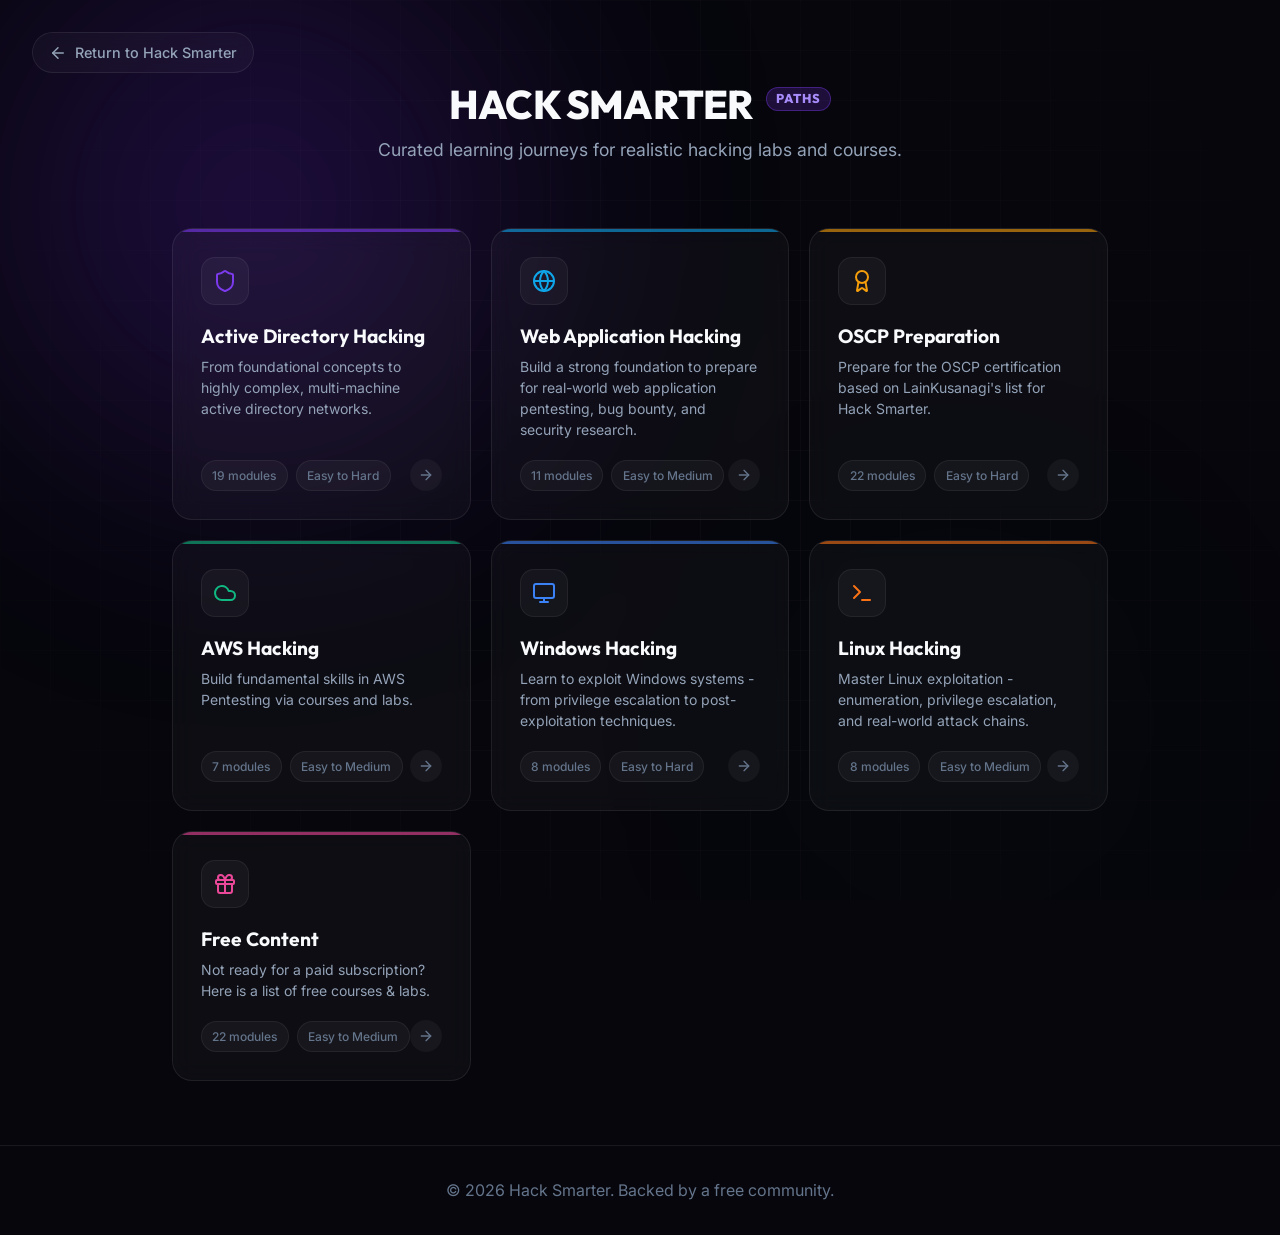
<file: index.html>
<!DOCTYPE html>
<html lang="en">
<head>
    <meta charset="UTF-8">
    <meta name="viewport" content="width=device-width, initial-scale=1.0">
    <title>Hack Smarter | Learning Paths</title>
    <meta name="description" content="Structured learning paths for Hack Smarter. Choose your journey — Active Directory, Web Hacking, OSCP Prep, AWS, and more.">
    <meta name="darkreader-lock">
    
    <meta property="og:title" content="Hack Smarter | Learning Paths">
    <meta property="og:description" content="Curated learning journeys for realistic hacking labs and courses.">
    <meta property="og:url" content="https://paths.hacksmarter.org">
    
    <link rel="preconnect" href="https://fonts.googleapis.com">
    <link rel="preconnect" href="https://fonts.gstatic.com" crossorigin>
    <link href="https://fonts.googleapis.com/css2?family=Inter:wght@300;400;500;600;700&family=Outfit:wght@400;500;600;700;800&display=swap" rel="stylesheet">
    
    <link rel="stylesheet" href="style.css">
</head>
<body>
    <div class="background-elements">
        <div class="glow-orb orb-1"></div>
        <div class="glow-orb orb-2"></div>
        <div class="grid-overlay"></div>
    </div>

    <nav class="top-nav">
        <a href="https://hacksmarter.org" class="return-btn">
            <svg width="18" height="18" viewBox="0 0 24 24" fill="none" stroke="currentColor" stroke-width="2" stroke-linecap="round" stroke-linejoin="round"><path d="m12 19-7-7 7-7"/><path d="M19 12H5"/></svg>
            Return to Hack Smarter
        </a>
    </nav>

    <header class="header">
        <div class="container">
            <h1 class="logo-text">HACK SMARTER <span class="badge">PATHS</span></h1>
            <p class="subtitle">Curated learning journeys for realistic hacking labs and courses.</p>
        </div>
    </header>

    <main class="container">
        <div class="paths-grid" id="paths-grid">
            <!-- Cards injected via JS -->
        </div>
    </main>

    <footer>
        <div class="container">
            <p>&copy; <script>document.write(new Date().getFullYear())</script> Hack Smarter. Backed by a free community.</p>
        </div>
    </footer>

    <script src="paths-data.js"></script>
    <script>
        const ICONS = {
            shield: `<svg width="24" height="24" viewBox="0 0 24 24" fill="none" stroke="currentColor" stroke-width="2" stroke-linecap="round" stroke-linejoin="round"><path d="M20 13c0 5-3.5 7.5-7.66 8.95a1 1 0 0 1-.67-.01C7.5 20.5 4 18 4 13V6a1 1 0 0 1 1-1c2 0 4.5-1.2 6.24-2.72a1.17 1.17 0 0 1 1.52 0C14.51 3.81 17 5 19 5a1 1 0 0 1 1 1z"/></svg>`,
            globe: `<svg width="24" height="24" viewBox="0 0 24 24" fill="none" stroke="currentColor" stroke-width="2" stroke-linecap="round" stroke-linejoin="round"><circle cx="12" cy="12" r="10"/><path d="M12 2a14.5 14.5 0 0 0 0 20 14.5 14.5 0 0 0 0-20"/><path d="M2 12h20"/></svg>`,
            award: `<svg width="24" height="24" viewBox="0 0 24 24" fill="none" stroke="currentColor" stroke-width="2" stroke-linecap="round" stroke-linejoin="round"><path d="m15.477 12.89 1.515 8.526a.5.5 0 0 1-.81.47l-3.58-2.687a1 1 0 0 0-1.197 0l-3.586 2.686a.5.5 0 0 1-.81-.469l1.514-8.526"/><circle cx="12" cy="8" r="6"/></svg>`,
            cloud: `<svg width="24" height="24" viewBox="0 0 24 24" fill="none" stroke="currentColor" stroke-width="2" stroke-linecap="round" stroke-linejoin="round"><path d="M17.5 19H9a7 7 0 1 1 6.71-9h1.79a4.5 4.5 0 1 1 0 9Z"/></svg>`,
            gift: `<svg width="24" height="24" viewBox="0 0 24 24" fill="none" stroke="currentColor" stroke-width="2" stroke-linecap="round" stroke-linejoin="round"><rect x="3" y="8" width="18" height="4" rx="1"/><path d="M12 8v13"/><path d="M19 12v7a2 2 0 0 1-2 2H7a2 2 0 0 1-2-2v-7"/><path d="M7.5 8a2.5 2.5 0 0 1 0-5A4.8 8 0 0 1 12 8a4.8 8 0 0 1 4.5-5 2.5 2.5 0 0 1 0 5"/></svg>`,
            monitor: `<svg width="24" height="24" viewBox="0 0 24 24" fill="none" stroke="currentColor" stroke-width="2" stroke-linecap="round" stroke-linejoin="round"><rect width="20" height="14" x="2" y="3" rx="2"/><line x1="8" x2="16" y1="21" y2="21"/><line x1="12" x2="12" y1="17" y2="21"/></svg>`,
            terminal: `<svg width="24" height="24" viewBox="0 0 24 24" fill="none" stroke="currentColor" stroke-width="2" stroke-linecap="round" stroke-linejoin="round"><polyline points="4 17 10 11 4 5"/><line x1="12" x2="20" y1="19" y2="19"/></svg>`
        };

        const ARROW = `<svg width="16" height="16" viewBox="0 0 24 24" fill="none" stroke="currentColor" stroke-width="2" stroke-linecap="round" stroke-linejoin="round"><path d="M5 12h14"/><path d="m12 5 7 7-7 7"/></svg>`;

        const grid = document.getElementById('paths-grid');

        PATHS_DATA.forEach(path => {
            const card = document.createElement('a');
            card.href = `/${path.id}/`;
            card.className = 'path-card';
            card.style.setProperty('--card-accent', path.color);
            card.style.setProperty('--card-accent-light', path.colorLight);
            card.id = `path-${path.id}`;

            card.innerHTML = `
                <div class="card-icon">${ICONS[path.icon]}</div>
                <h2 class="card-title">${path.title}</h2>
                <p class="card-desc">${path.description}</p>
                <div class="card-meta">
                    <span class="meta-pill">${path.modules} modules</span>
                    <span class="meta-pill">${path.difficultyRange}</span>
                </div>
                <div class="card-arrow">${ARROW}</div>
            `;

            grid.appendChild(card);
        });
    </script>
</body>
</html>
</file>
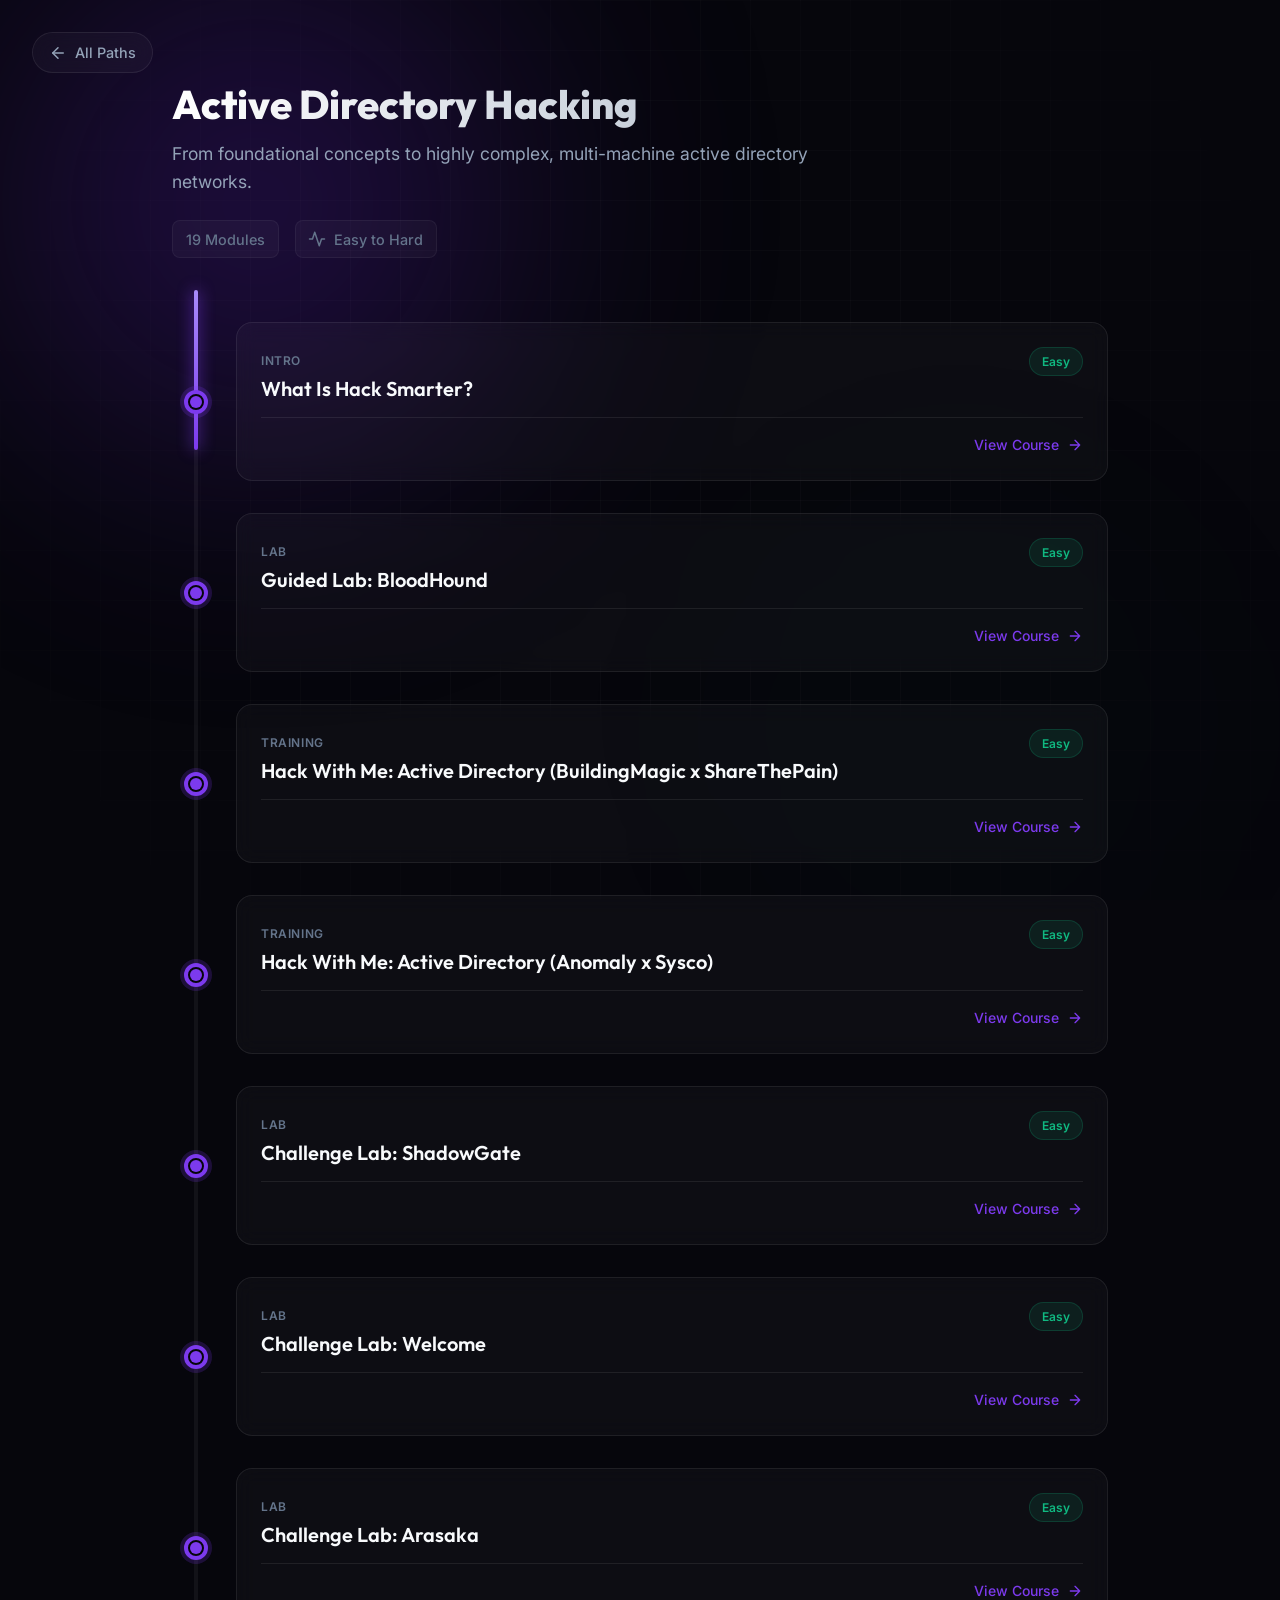
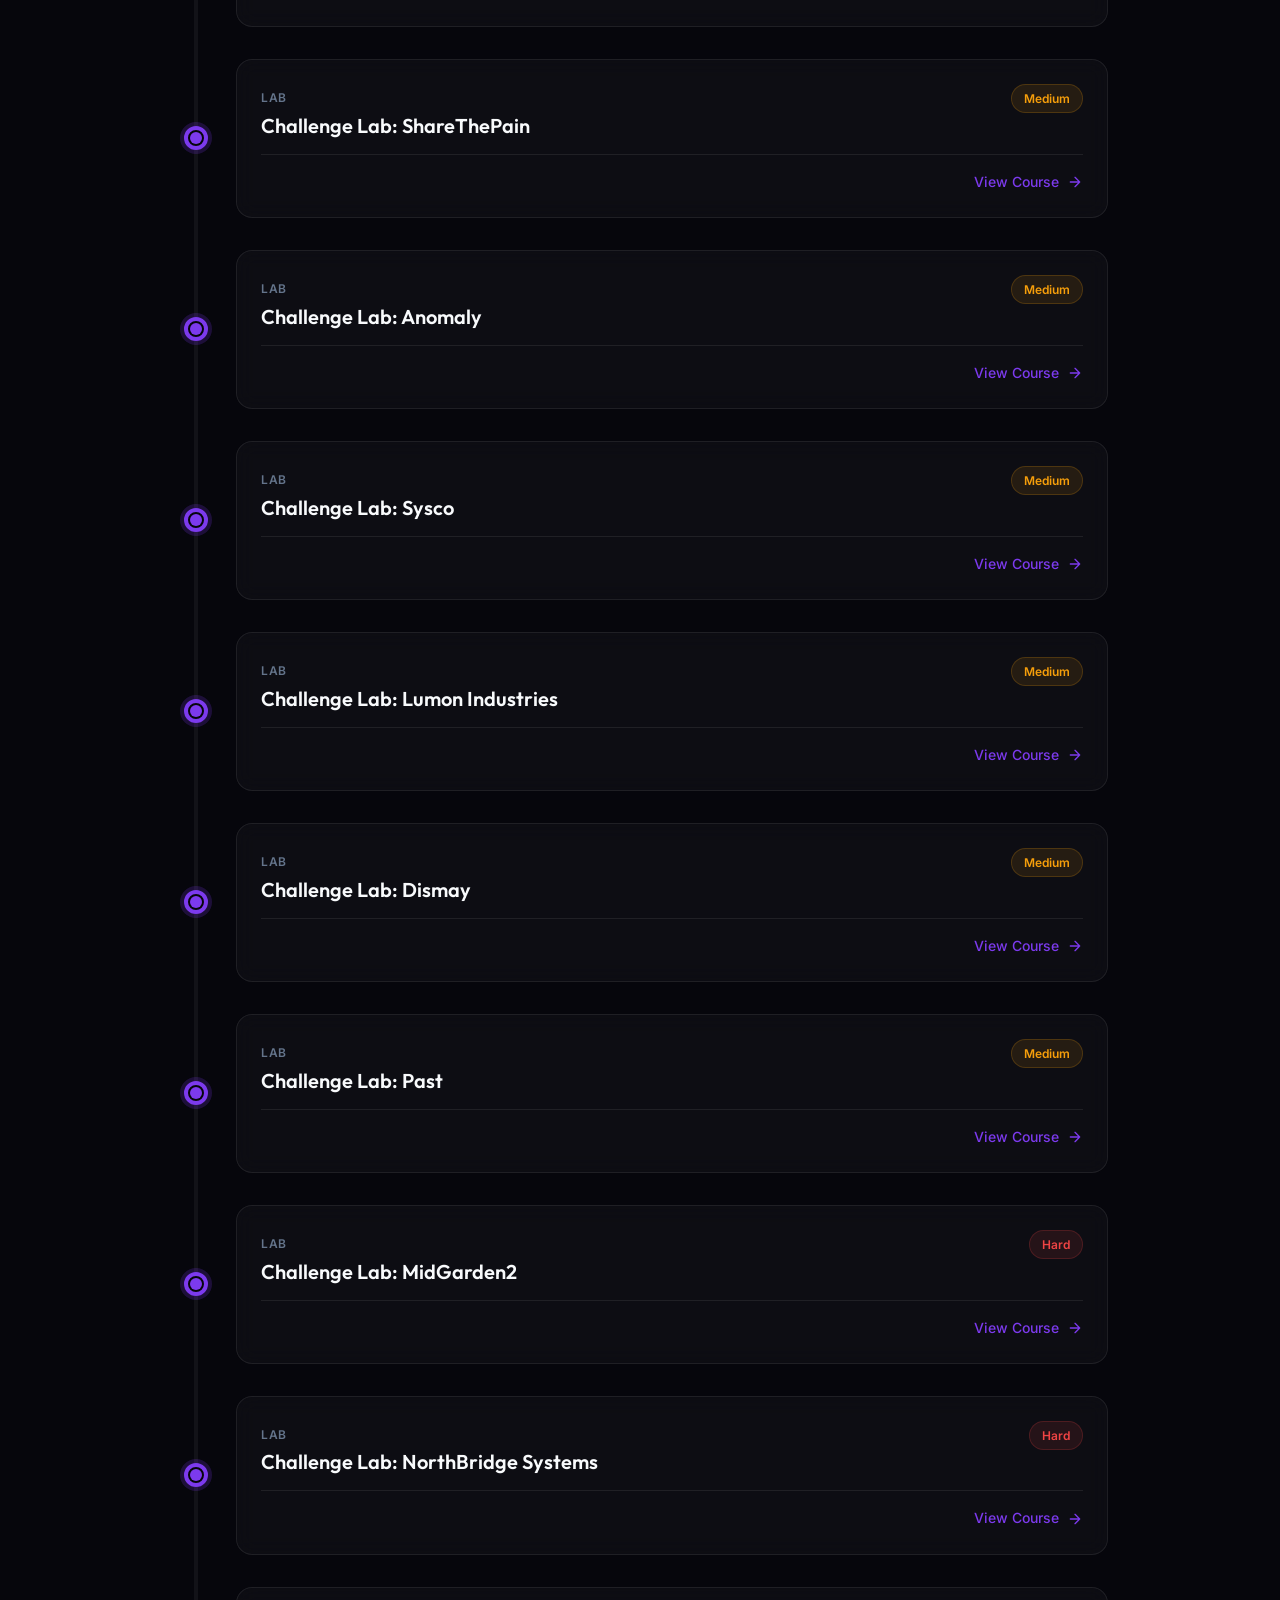
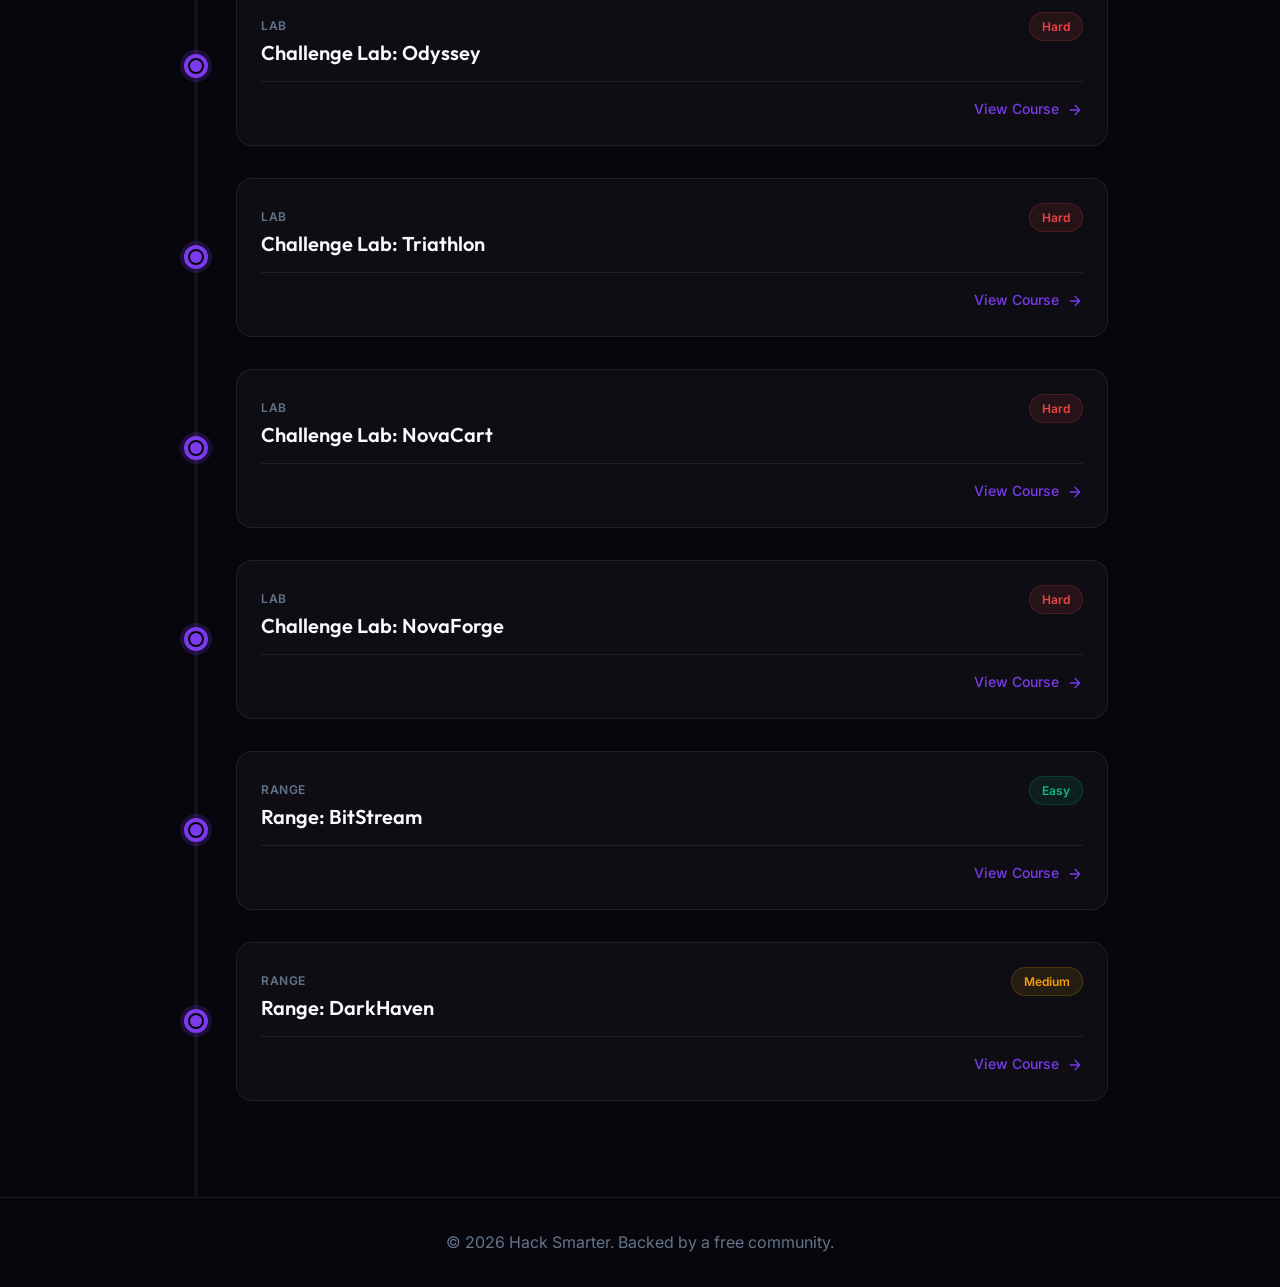
<file: ad-hacking/index.html>
<!DOCTYPE html>
<html lang="en">
<head>
    <meta charset="UTF-8">
    <meta name="viewport" content="width=device-width, initial-scale=1.0">
    <title>Active Directory Hacking | Hack Smarter Paths</title>
    <meta name="description" content="Master Active Directory hacking — from foundational concepts to complex multi-machine networks.">
    <meta name="darkreader-lock">
    <link rel="preconnect" href="https://fonts.googleapis.com">
    <link rel="preconnect" href="https://fonts.gstatic.com" crossorigin>
    <link href="https://fonts.googleapis.com/css2?family=Inter:wght@300;400;500;600;700&family=Outfit:wght@400;500;600;700;800&display=swap" rel="stylesheet">
    <link rel="stylesheet" href="../style.css">
</head>
<body data-path-id="ad-hacking">
    <div class="background-elements">
        <div class="glow-orb orb-1"></div>
        <div class="glow-orb orb-2"></div>
        <div class="grid-overlay"></div>
    </div>

    <nav class="top-nav">
        <a href="/" class="return-btn">
            <svg width="18" height="18" viewBox="0 0 24 24" fill="none" stroke="currentColor" stroke-width="2" stroke-linecap="round" stroke-linejoin="round"><path d="m12 19-7-7 7-7"/><path d="M19 12H5"/></svg>
            All Paths
        </a>
    </nav>

    <header class="path-page-header" id="path-header"></header>

    <main class="container" id="path-content"></main>

    <footer>
        <div class="container">
            <p>&copy; <script>document.write(new Date().getFullYear())</script> Hack Smarter. Backed by a free community.</p>
        </div>
    </footer>

    <script src="../paths-data.js"></script>
    <script src="../path-page.js"></script>
</body>
</html>
</file>
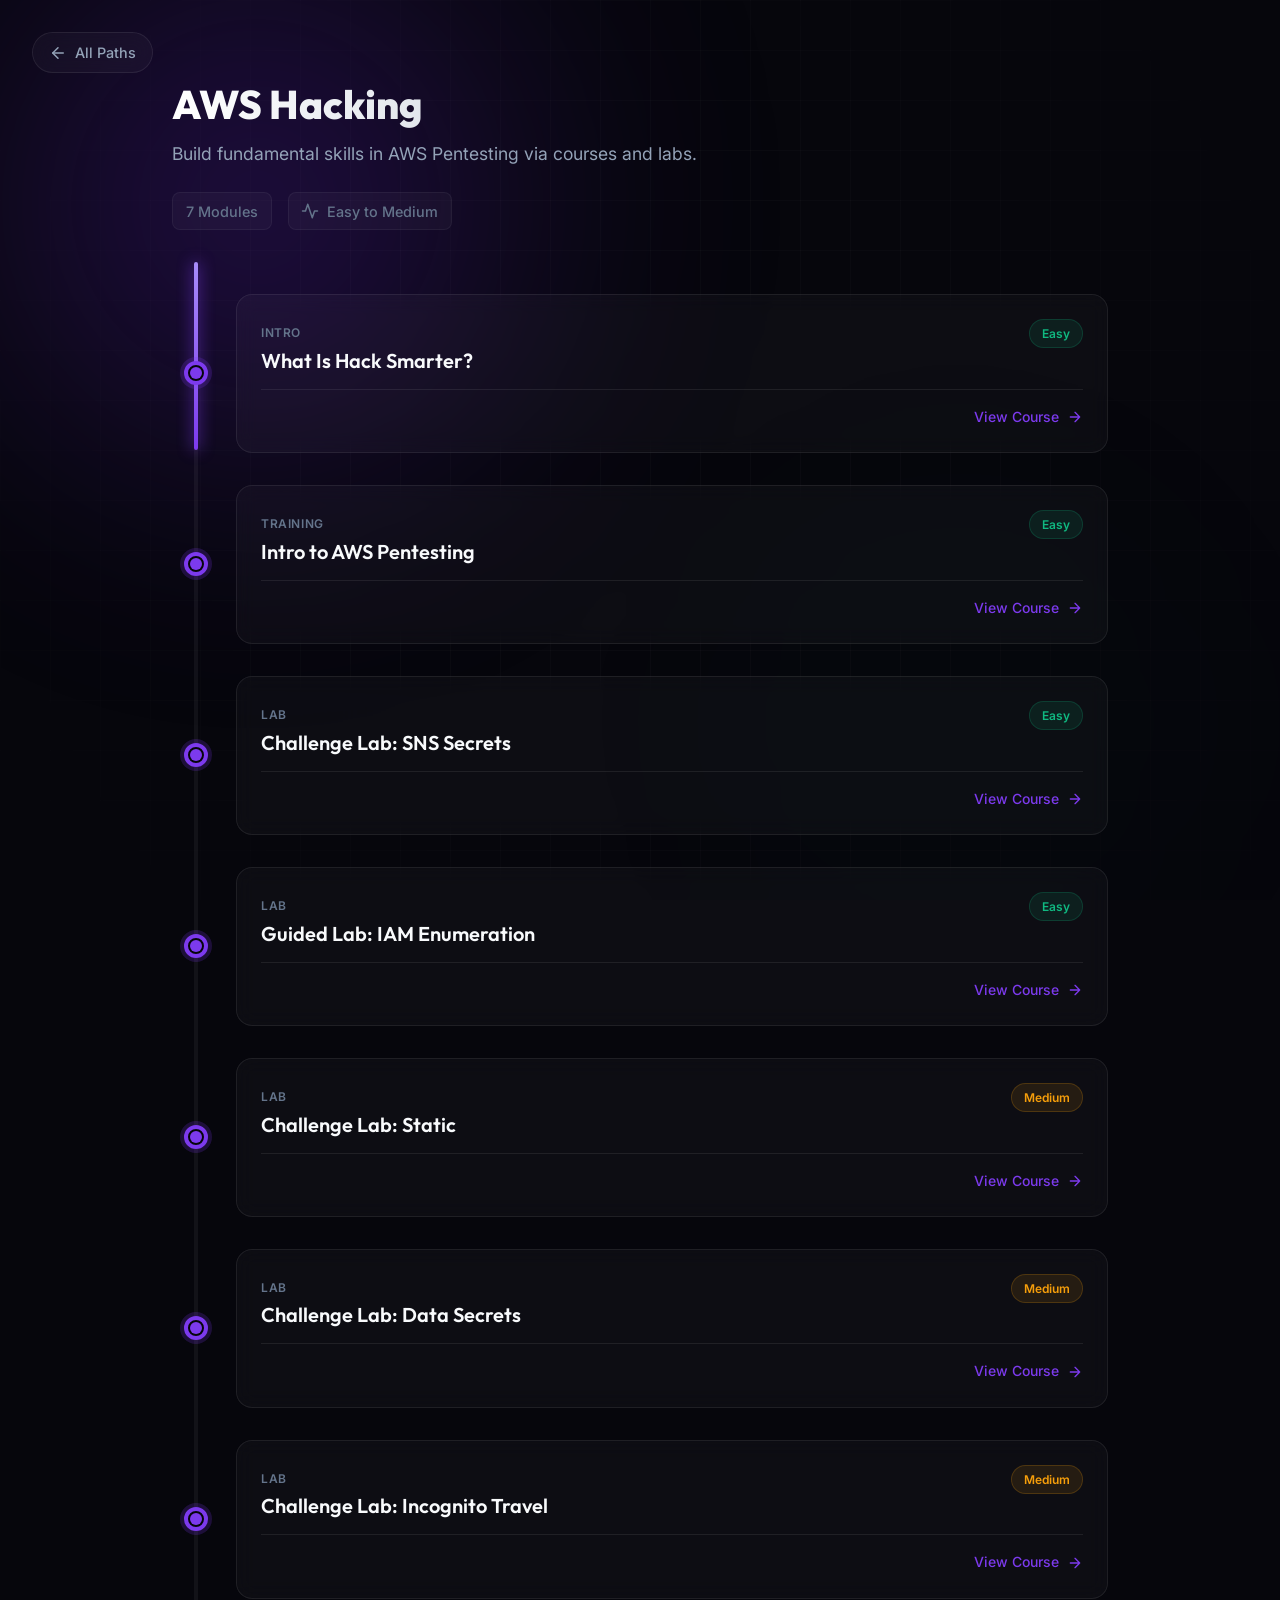
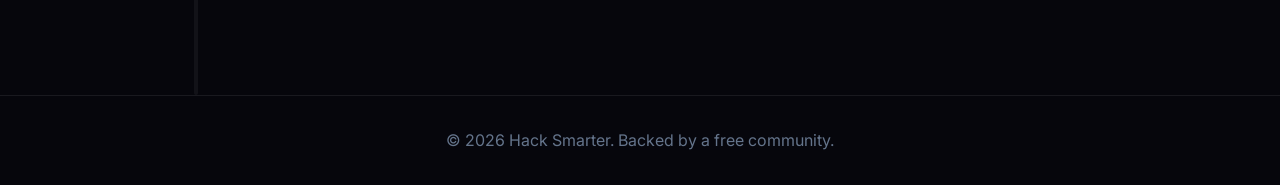
<file: aws-hacking/index.html>
<!DOCTYPE html>
<html lang="en">
<head>
    <meta charset="UTF-8">
    <meta name="viewport" content="width=device-width, initial-scale=1.0">
    <title>AWS Hacking | Hack Smarter Paths</title>
    <meta name="description" content="Build fundamental skills in AWS Pentesting via Hack Smarter's courses and labs.">
    <meta name="darkreader-lock">
    <link rel="preconnect" href="https://fonts.googleapis.com">
    <link rel="preconnect" href="https://fonts.gstatic.com" crossorigin>
    <link href="https://fonts.googleapis.com/css2?family=Inter:wght@300;400;500;600;700&family=Outfit:wght@400;500;600;700;800&display=swap" rel="stylesheet">
    <link rel="stylesheet" href="../style.css">
</head>
<body data-path-id="aws-hacking">
    <div class="background-elements">
        <div class="glow-orb orb-1"></div>
        <div class="glow-orb orb-2"></div>
        <div class="grid-overlay"></div>
    </div>

    <nav class="top-nav">
        <a href="/" class="return-btn">
            <svg width="18" height="18" viewBox="0 0 24 24" fill="none" stroke="currentColor" stroke-width="2" stroke-linecap="round" stroke-linejoin="round"><path d="m12 19-7-7 7-7"/><path d="M19 12H5"/></svg>
            All Paths
        </a>
    </nav>

    <header class="path-page-header" id="path-header"></header>

    <main class="container" id="path-content"></main>

    <footer>
        <div class="container">
            <p>&copy; <script>document.write(new Date().getFullYear())</script> Hack Smarter. Backed by a free community.</p>
        </div>
    </footer>

    <script src="../paths-data.js"></script>
    <script src="../path-page.js"></script>
</body>
</html>
</file>
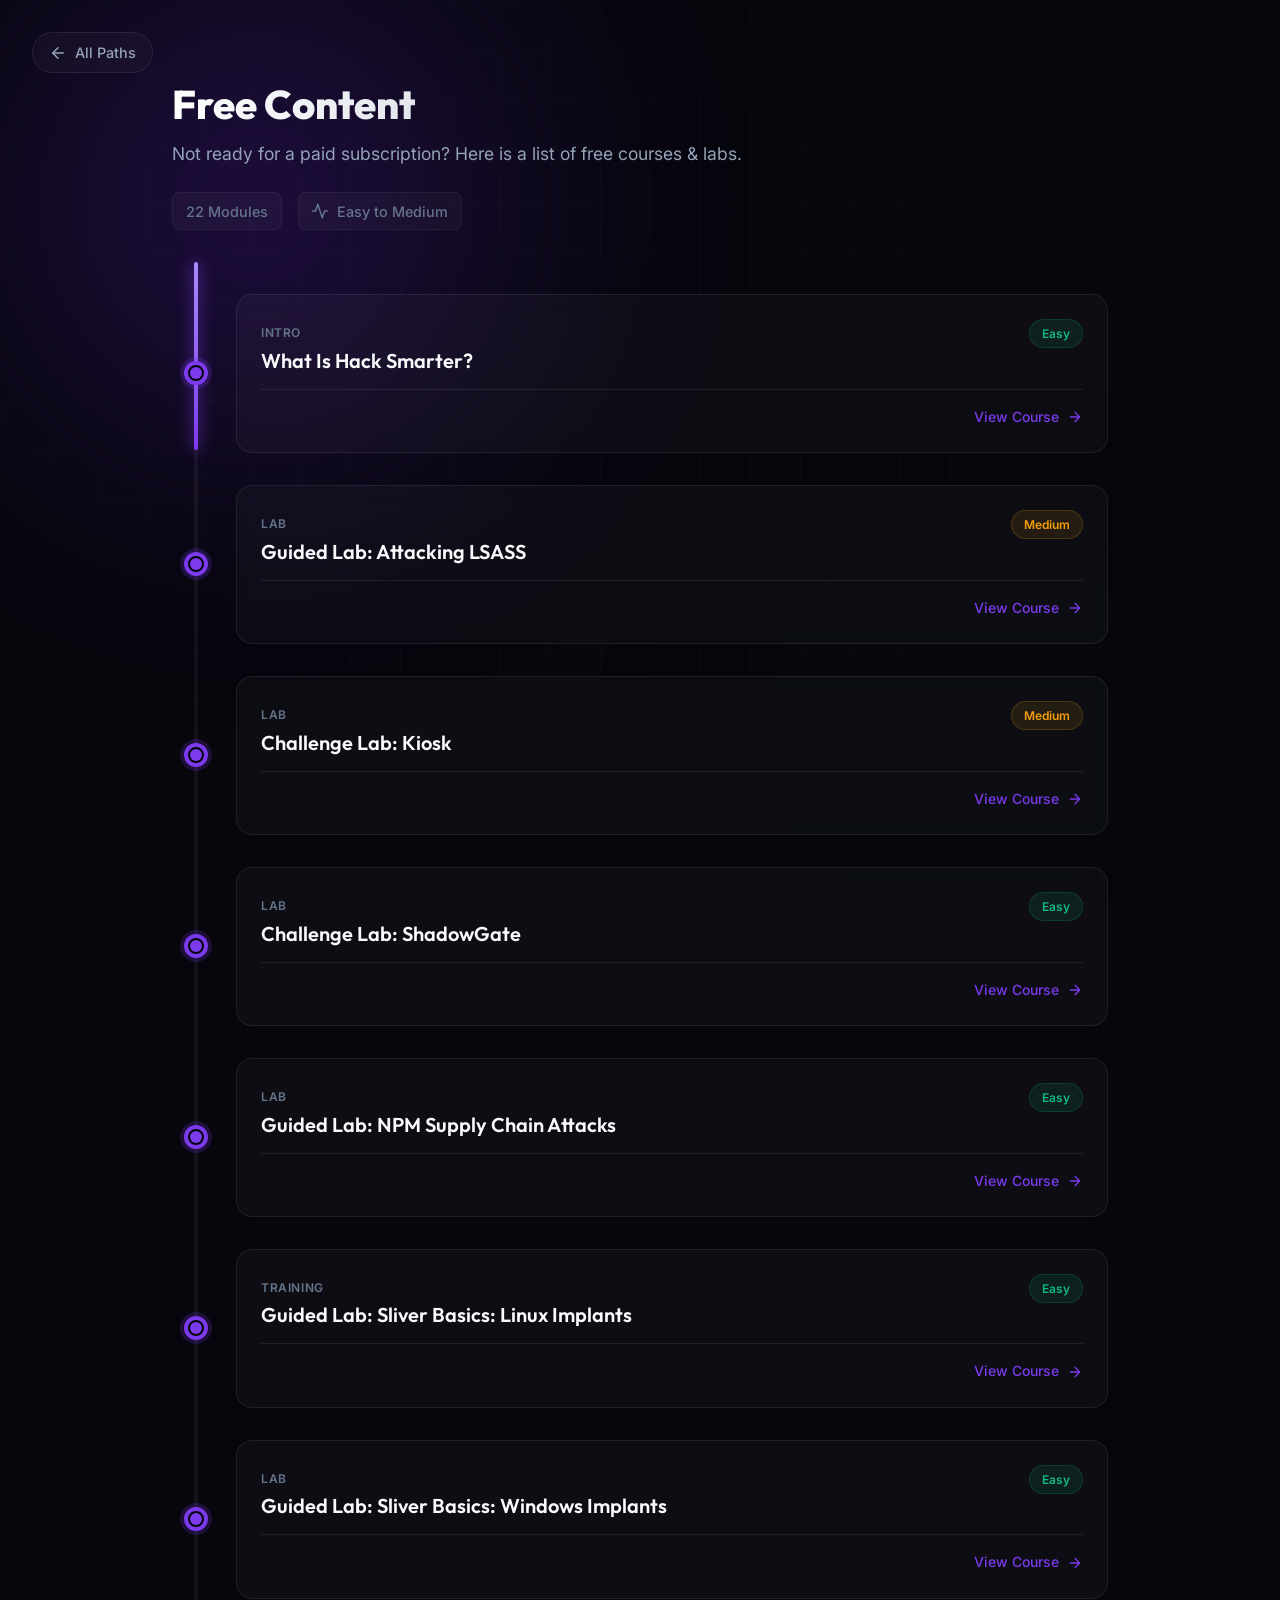
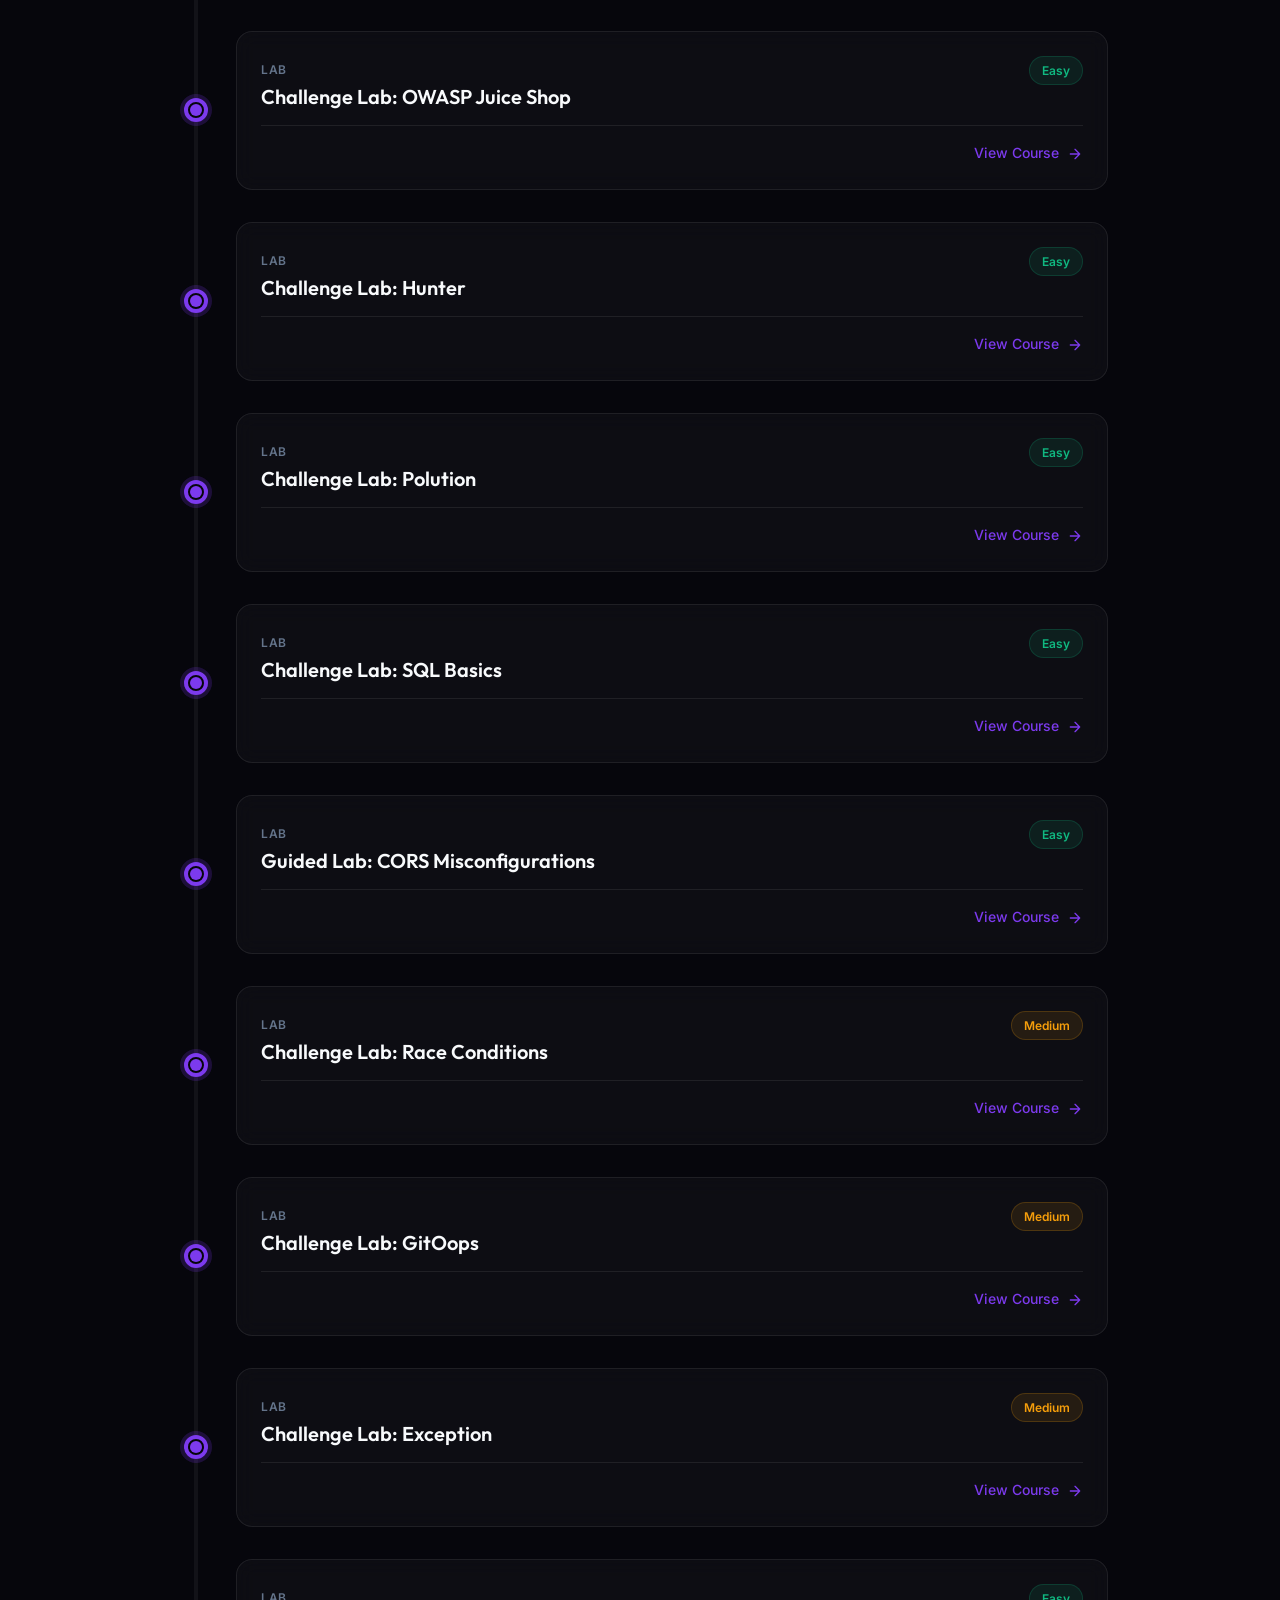
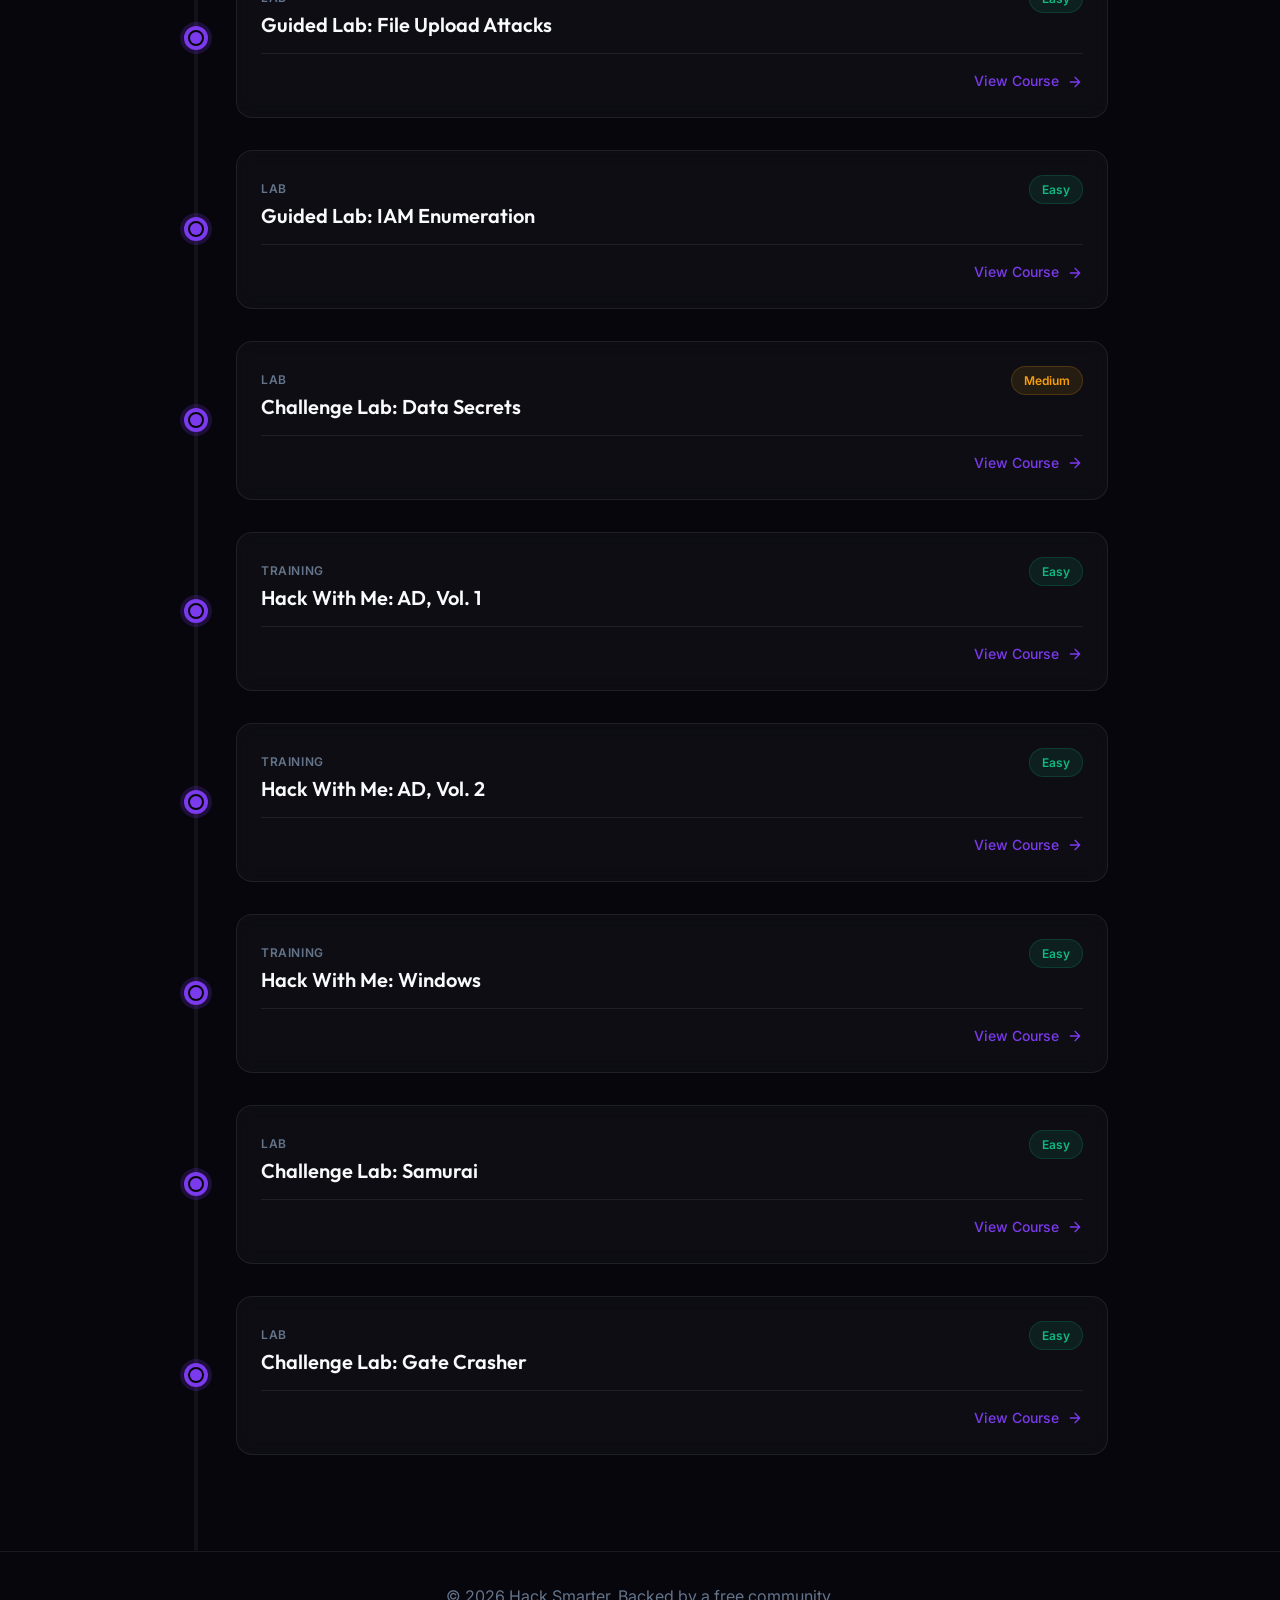
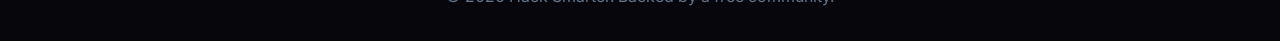
<file: free-content/index.html>
<!DOCTYPE html>
<html lang="en">
<head>
    <meta charset="UTF-8">
    <meta name="viewport" content="width=device-width, initial-scale=1.0">
    <title>Free Content | Hack Smarter Paths</title>
    <meta name="description" content="Free courses and labs from Hack Smarter — no subscription required.">
    <meta name="darkreader-lock">
    <link rel="preconnect" href="https://fonts.googleapis.com">
    <link rel="preconnect" href="https://fonts.gstatic.com" crossorigin>
    <link href="https://fonts.googleapis.com/css2?family=Inter:wght@300;400;500;600;700&family=Outfit:wght@400;500;600;700;800&display=swap" rel="stylesheet">
    <link rel="stylesheet" href="../style.css">
</head>
<body data-path-id="free-content">
    <div class="background-elements">
        <div class="glow-orb orb-1"></div>
        <div class="glow-orb orb-2"></div>
        <div class="grid-overlay"></div>
    </div>

    <nav class="top-nav">
        <a href="/" class="return-btn">
            <svg width="18" height="18" viewBox="0 0 24 24" fill="none" stroke="currentColor" stroke-width="2" stroke-linecap="round" stroke-linejoin="round"><path d="m12 19-7-7 7-7"/><path d="M19 12H5"/></svg>
            All Paths
        </a>
    </nav>

    <header class="path-page-header" id="path-header"></header>

    <main class="container" id="path-content"></main>

    <footer>
        <div class="container">
            <p>&copy; <script>document.write(new Date().getFullYear())</script> Hack Smarter. Backed by a free community.</p>
        </div>
    </footer>

    <script src="../paths-data.js"></script>
    <script src="../path-page.js"></script>
</body>
</html>
</file>
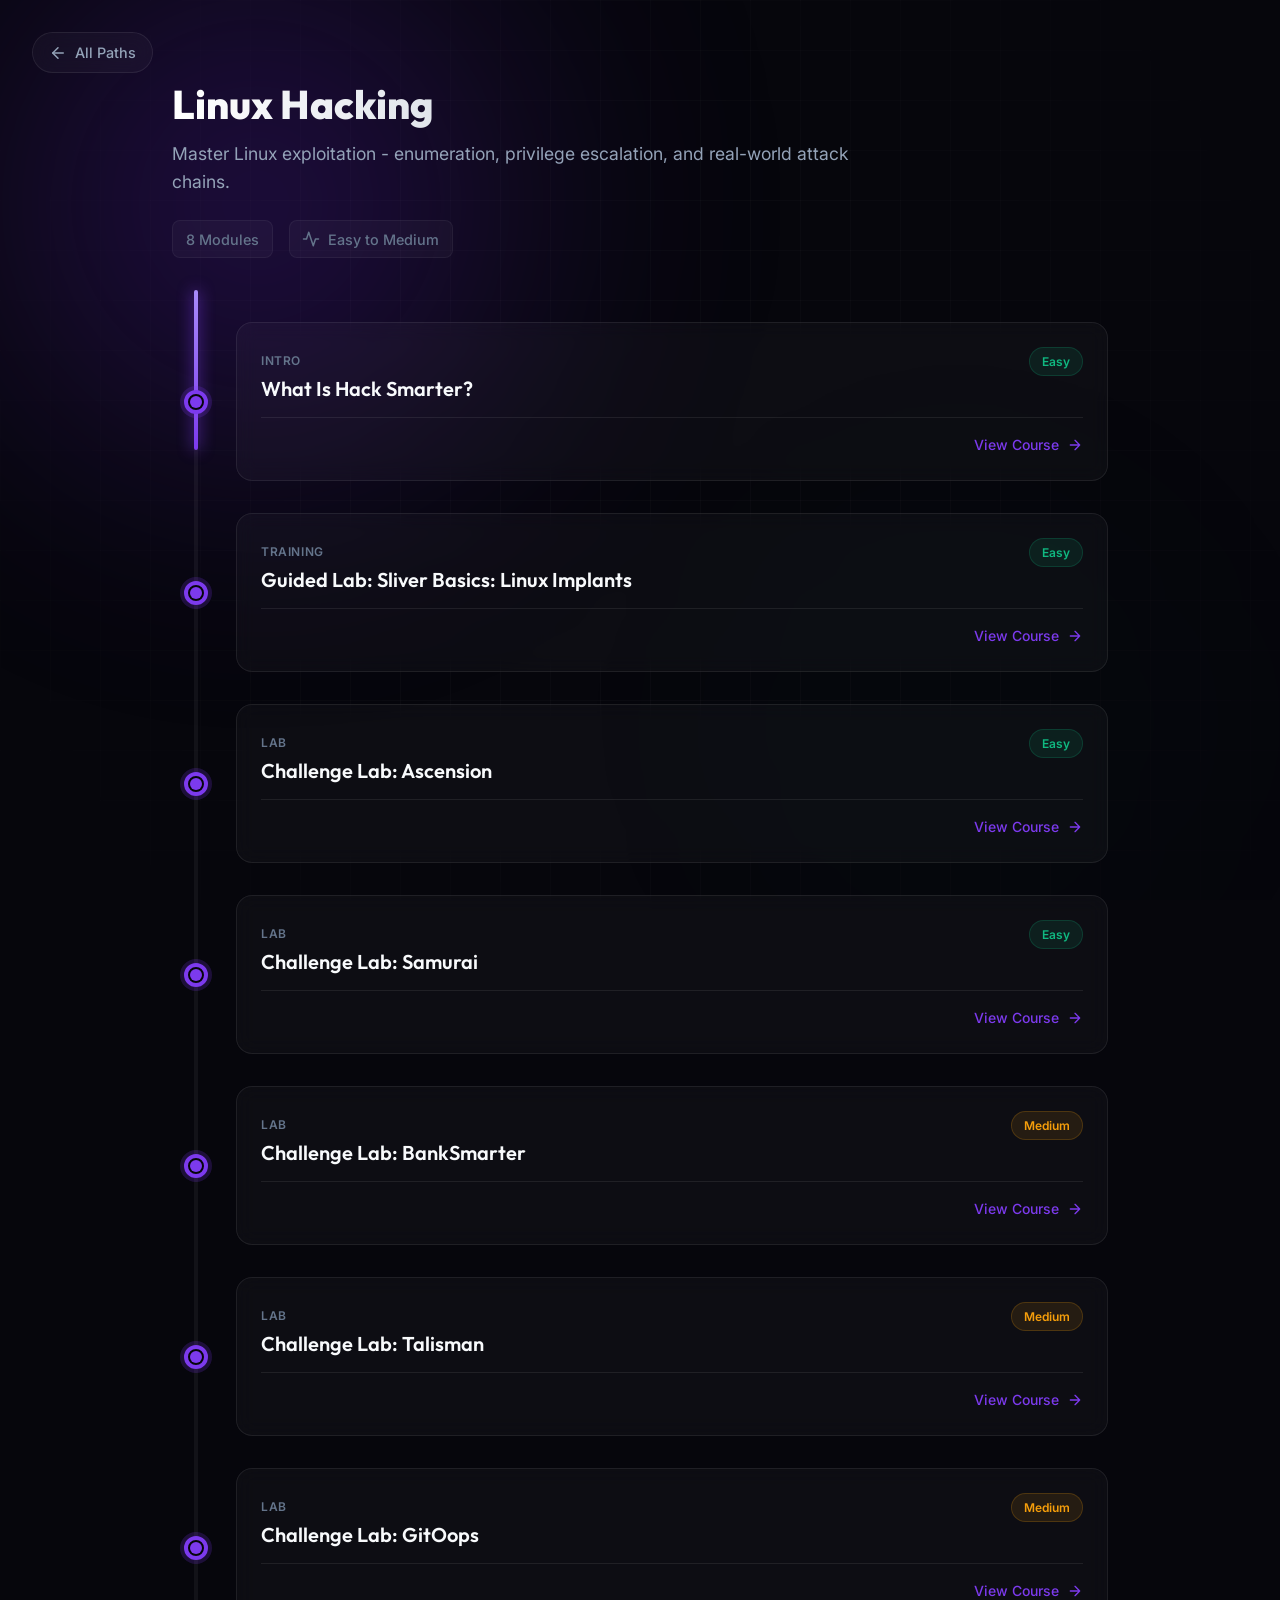
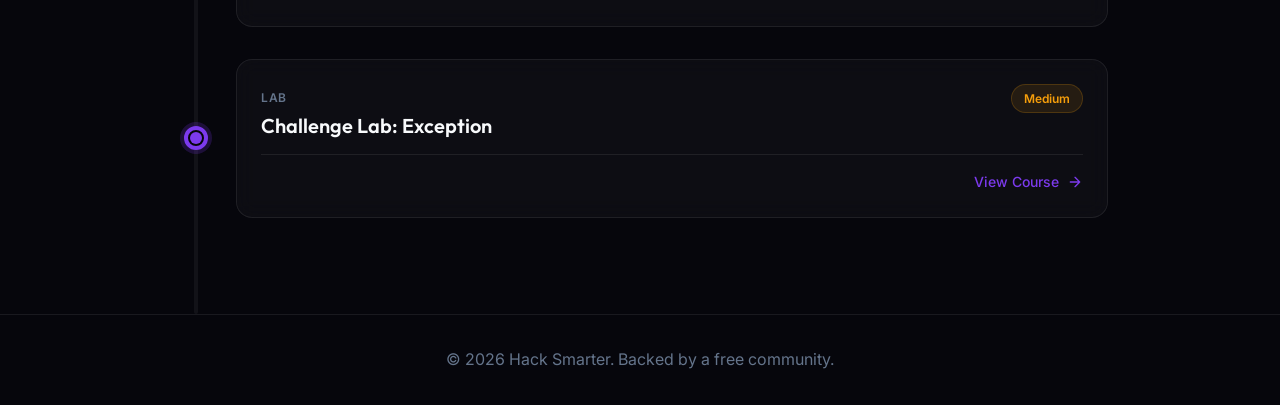
<file: linux-hacking/index.html>
<!DOCTYPE html>
<html lang="en">
<head>
    <meta charset="UTF-8">
    <meta name="viewport" content="width=device-width, initial-scale=1.0">
    <title>Linux Hacking | Hack Smarter Paths</title>
    <meta name="description" content="Master Linux exploitation — enumeration, privilege escalation, and real-world attack chains.">
    <meta name="darkreader-lock">
    <link rel="preconnect" href="https://fonts.googleapis.com">
    <link rel="preconnect" href="https://fonts.gstatic.com" crossorigin>
    <link href="https://fonts.googleapis.com/css2?family=Inter:wght@300;400;500;600;700&family=Outfit:wght@400;500;600;700;800&display=swap" rel="stylesheet">
    <link rel="stylesheet" href="../style.css">
</head>
<body data-path-id="linux-hacking">
    <div class="background-elements">
        <div class="glow-orb orb-1"></div>
        <div class="glow-orb orb-2"></div>
        <div class="grid-overlay"></div>
    </div>

    <nav class="top-nav">
        <a href="/" class="return-btn">
            <svg width="18" height="18" viewBox="0 0 24 24" fill="none" stroke="currentColor" stroke-width="2" stroke-linecap="round" stroke-linejoin="round"><path d="m12 19-7-7 7-7"/><path d="M19 12H5"/></svg>
            All Paths
        </a>
    </nav>

    <header class="path-page-header" id="path-header"></header>

    <main class="container" id="path-content"></main>

    <footer>
        <div class="container">
            <p>&copy; <script>document.write(new Date().getFullYear())</script> Hack Smarter. Backed by a free community.</p>
        </div>
    </footer>

    <script src="../paths-data.js"></script>
    <script src="../path-page.js"></script>
</body>
</html>
</file>
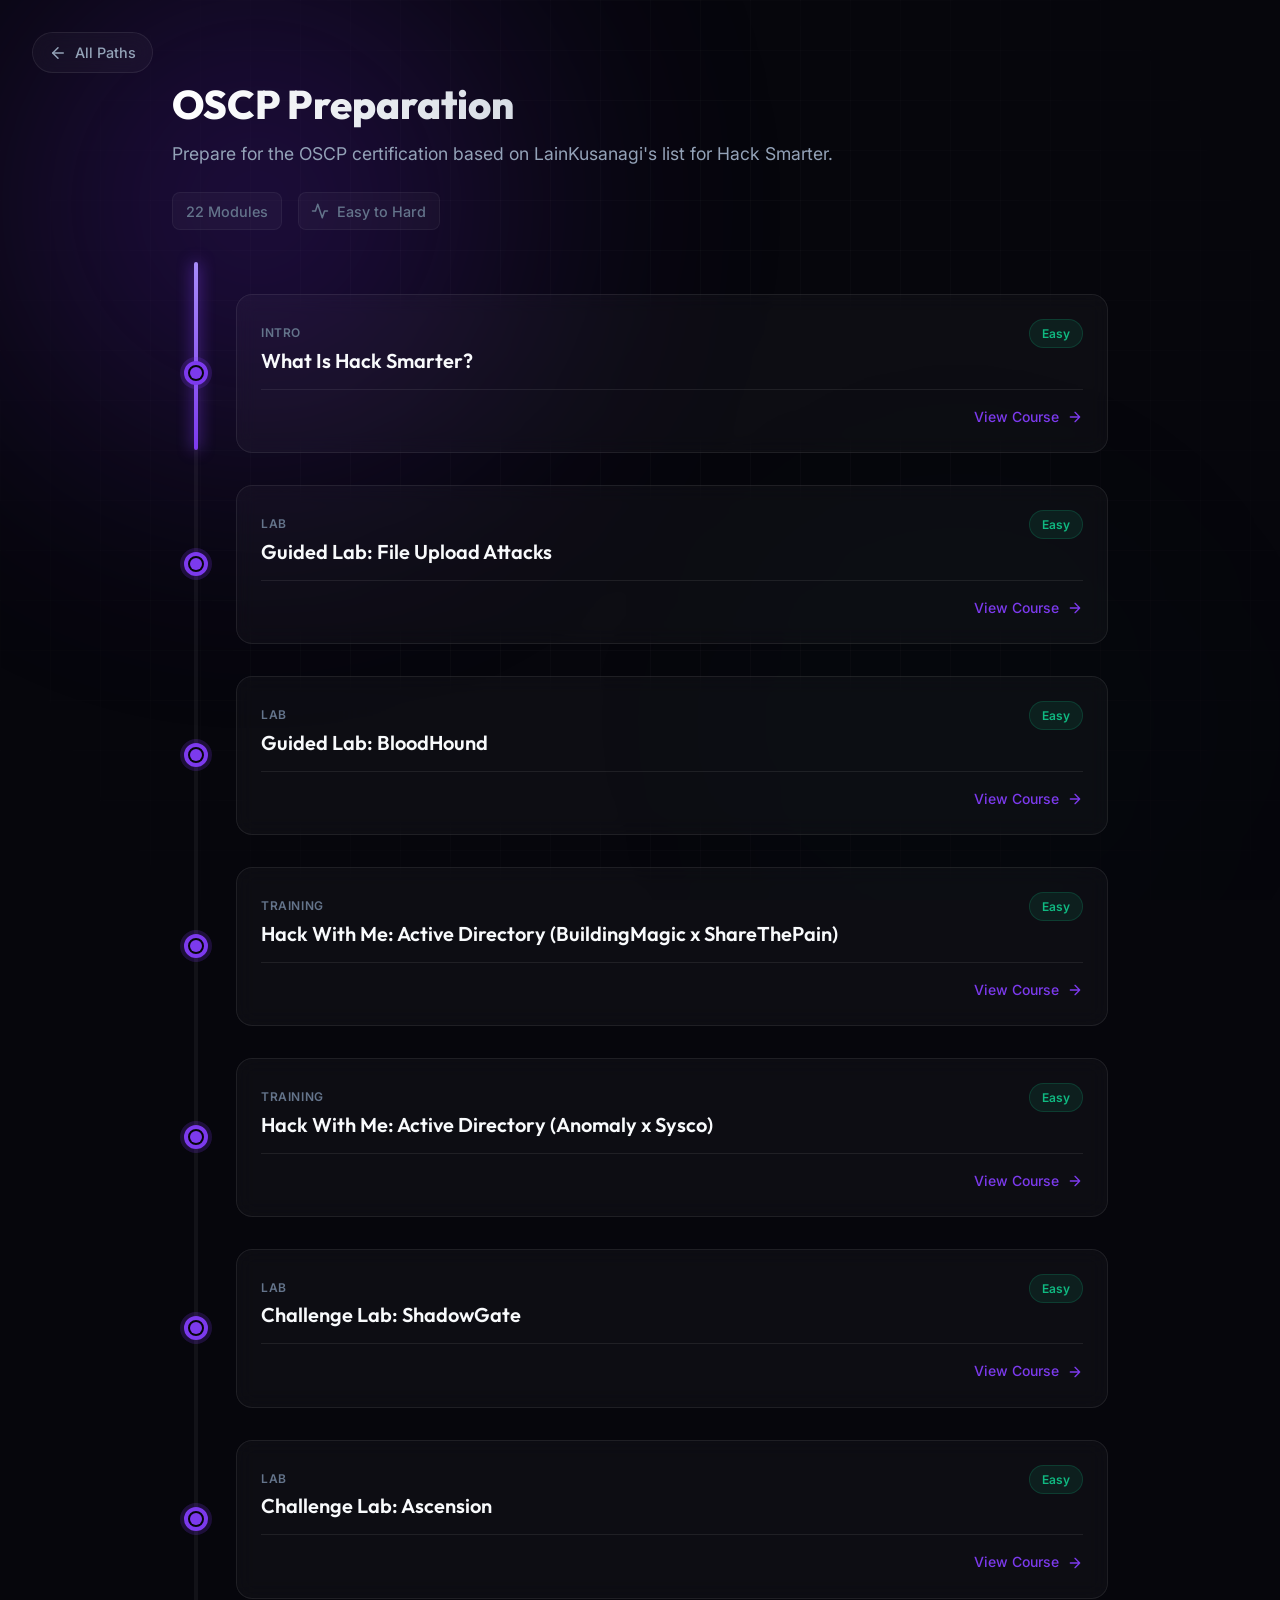
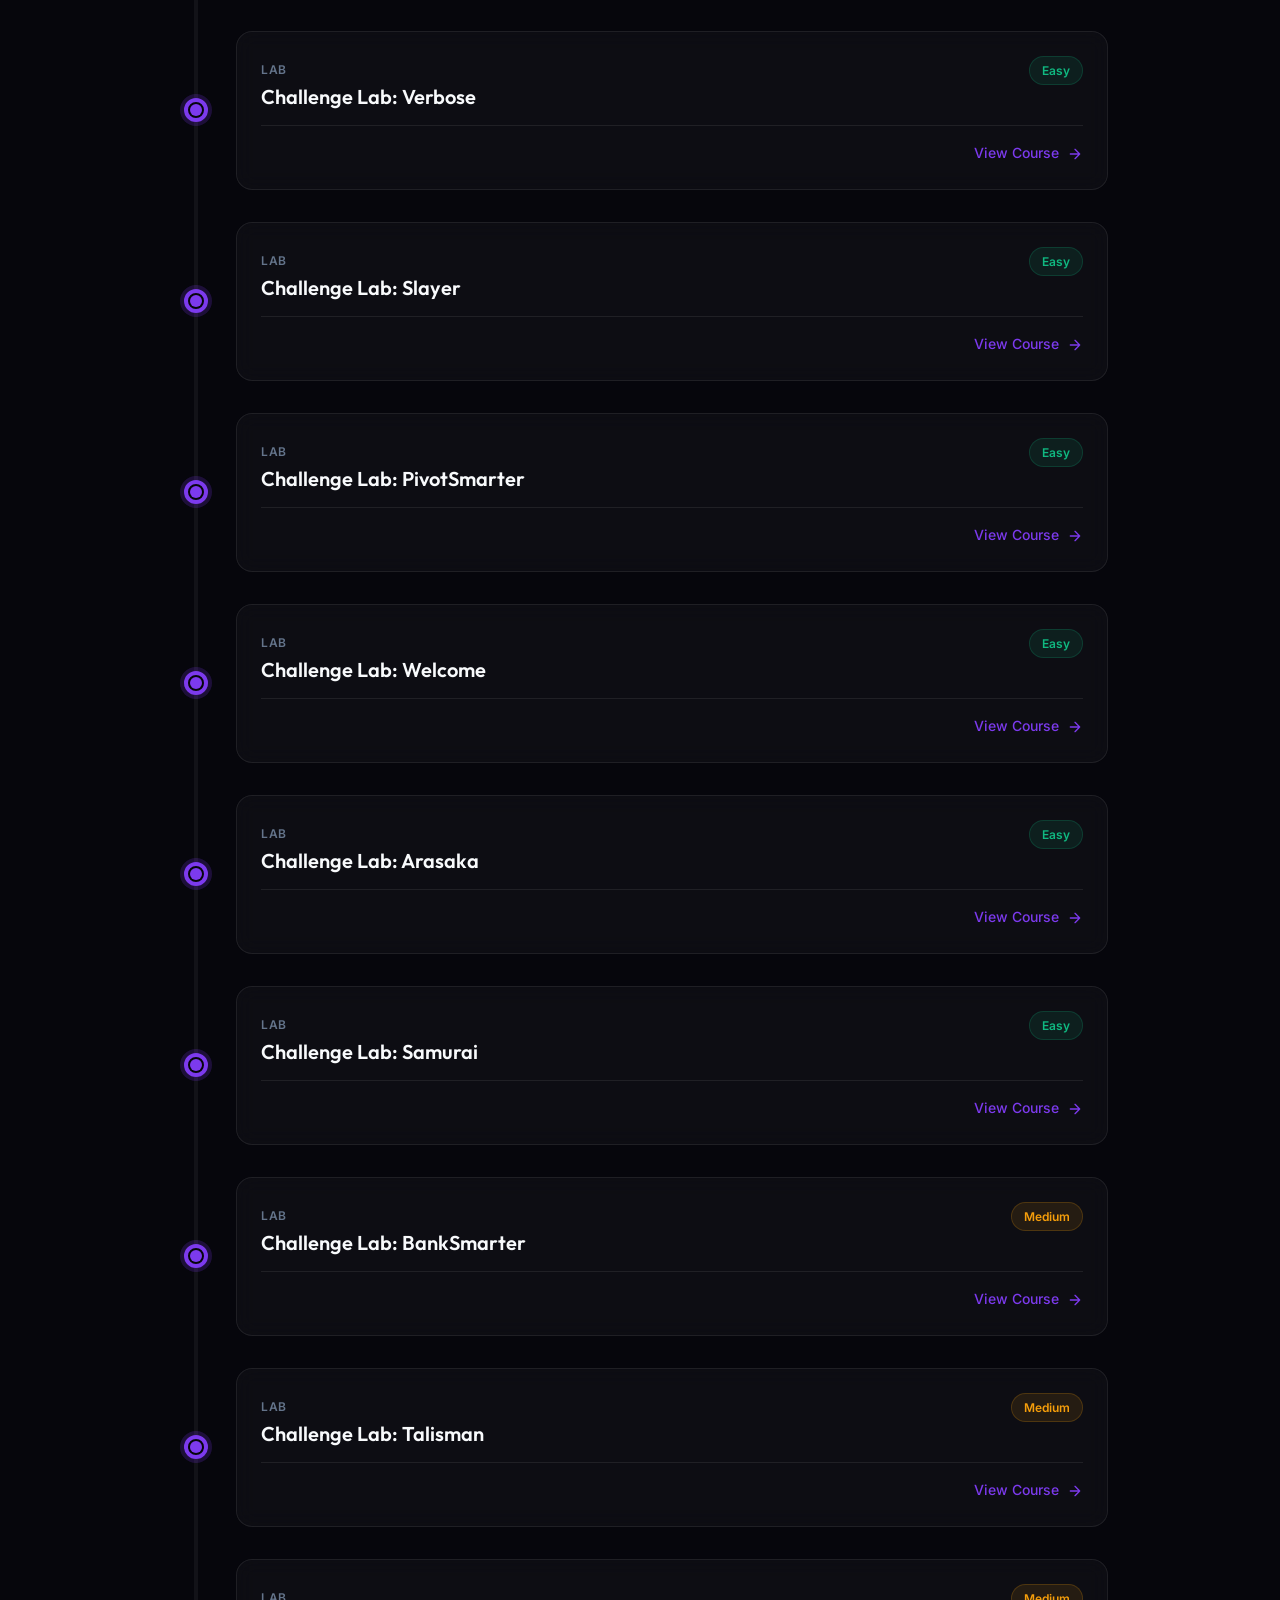
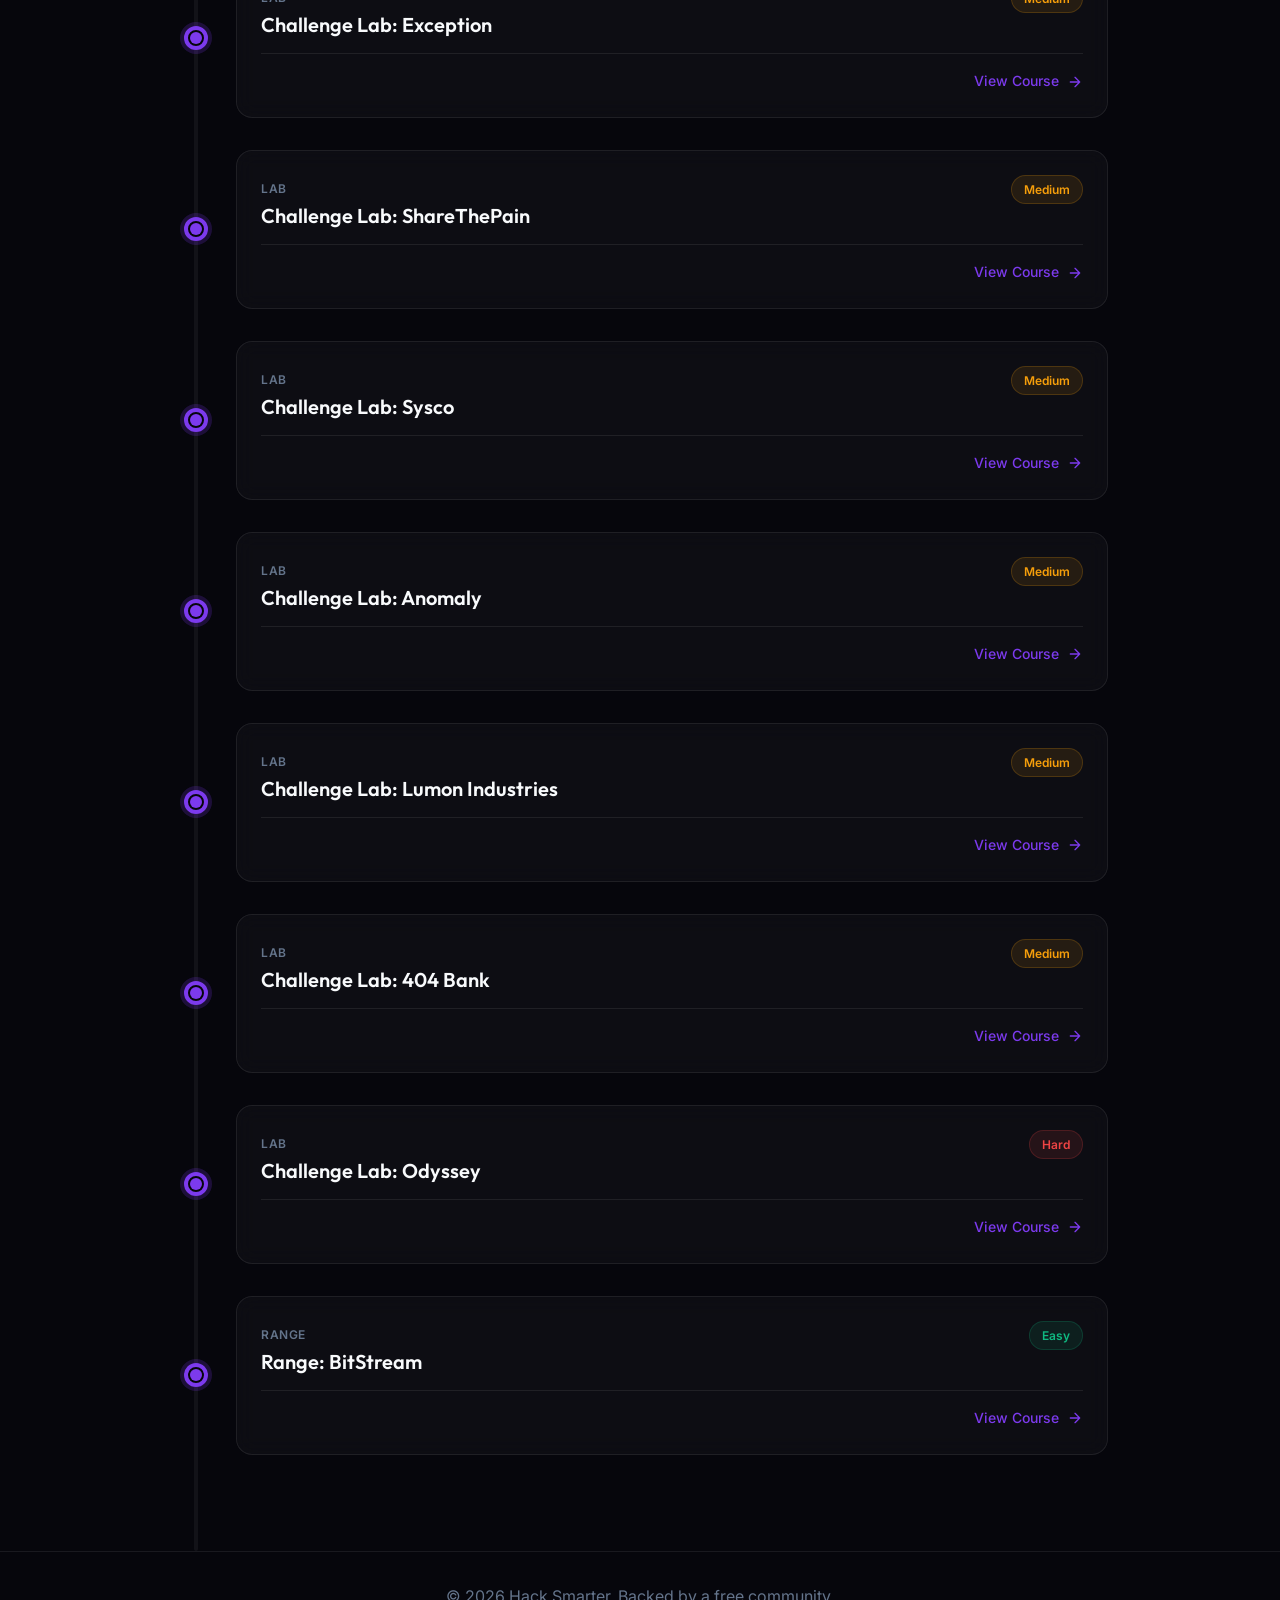
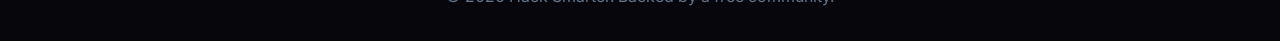
<file: oscp-prep/index.html>
<!DOCTYPE html>
<html lang="en">
<head>
    <meta charset="UTF-8">
    <meta name="viewport" content="width=device-width, initial-scale=1.0">
    <title>OSCP Preparation | Hack Smarter Paths</title>
    <meta name="description" content="Prepare for the OSCP certification with Hack Smarter's curated labs and courses.">
    <meta name="darkreader-lock">
    <link rel="preconnect" href="https://fonts.googleapis.com">
    <link rel="preconnect" href="https://fonts.gstatic.com" crossorigin>
    <link href="https://fonts.googleapis.com/css2?family=Inter:wght@300;400;500;600;700&family=Outfit:wght@400;500;600;700;800&display=swap" rel="stylesheet">
    <link rel="stylesheet" href="../style.css">
</head>
<body data-path-id="oscp-prep">
    <div class="background-elements">
        <div class="glow-orb orb-1"></div>
        <div class="glow-orb orb-2"></div>
        <div class="grid-overlay"></div>
    </div>

    <nav class="top-nav">
        <a href="/" class="return-btn">
            <svg width="18" height="18" viewBox="0 0 24 24" fill="none" stroke="currentColor" stroke-width="2" stroke-linecap="round" stroke-linejoin="round"><path d="m12 19-7-7 7-7"/><path d="M19 12H5"/></svg>
            All Paths
        </a>
    </nav>

    <header class="path-page-header" id="path-header"></header>

    <main class="container" id="path-content"></main>

    <footer>
        <div class="container">
            <p>&copy; <script>document.write(new Date().getFullYear())</script> Hack Smarter. Backed by a free community.</p>
        </div>
    </footer>

    <script src="../paths-data.js"></script>
    <script src="../path-page.js"></script>
</body>
</html>
</file>
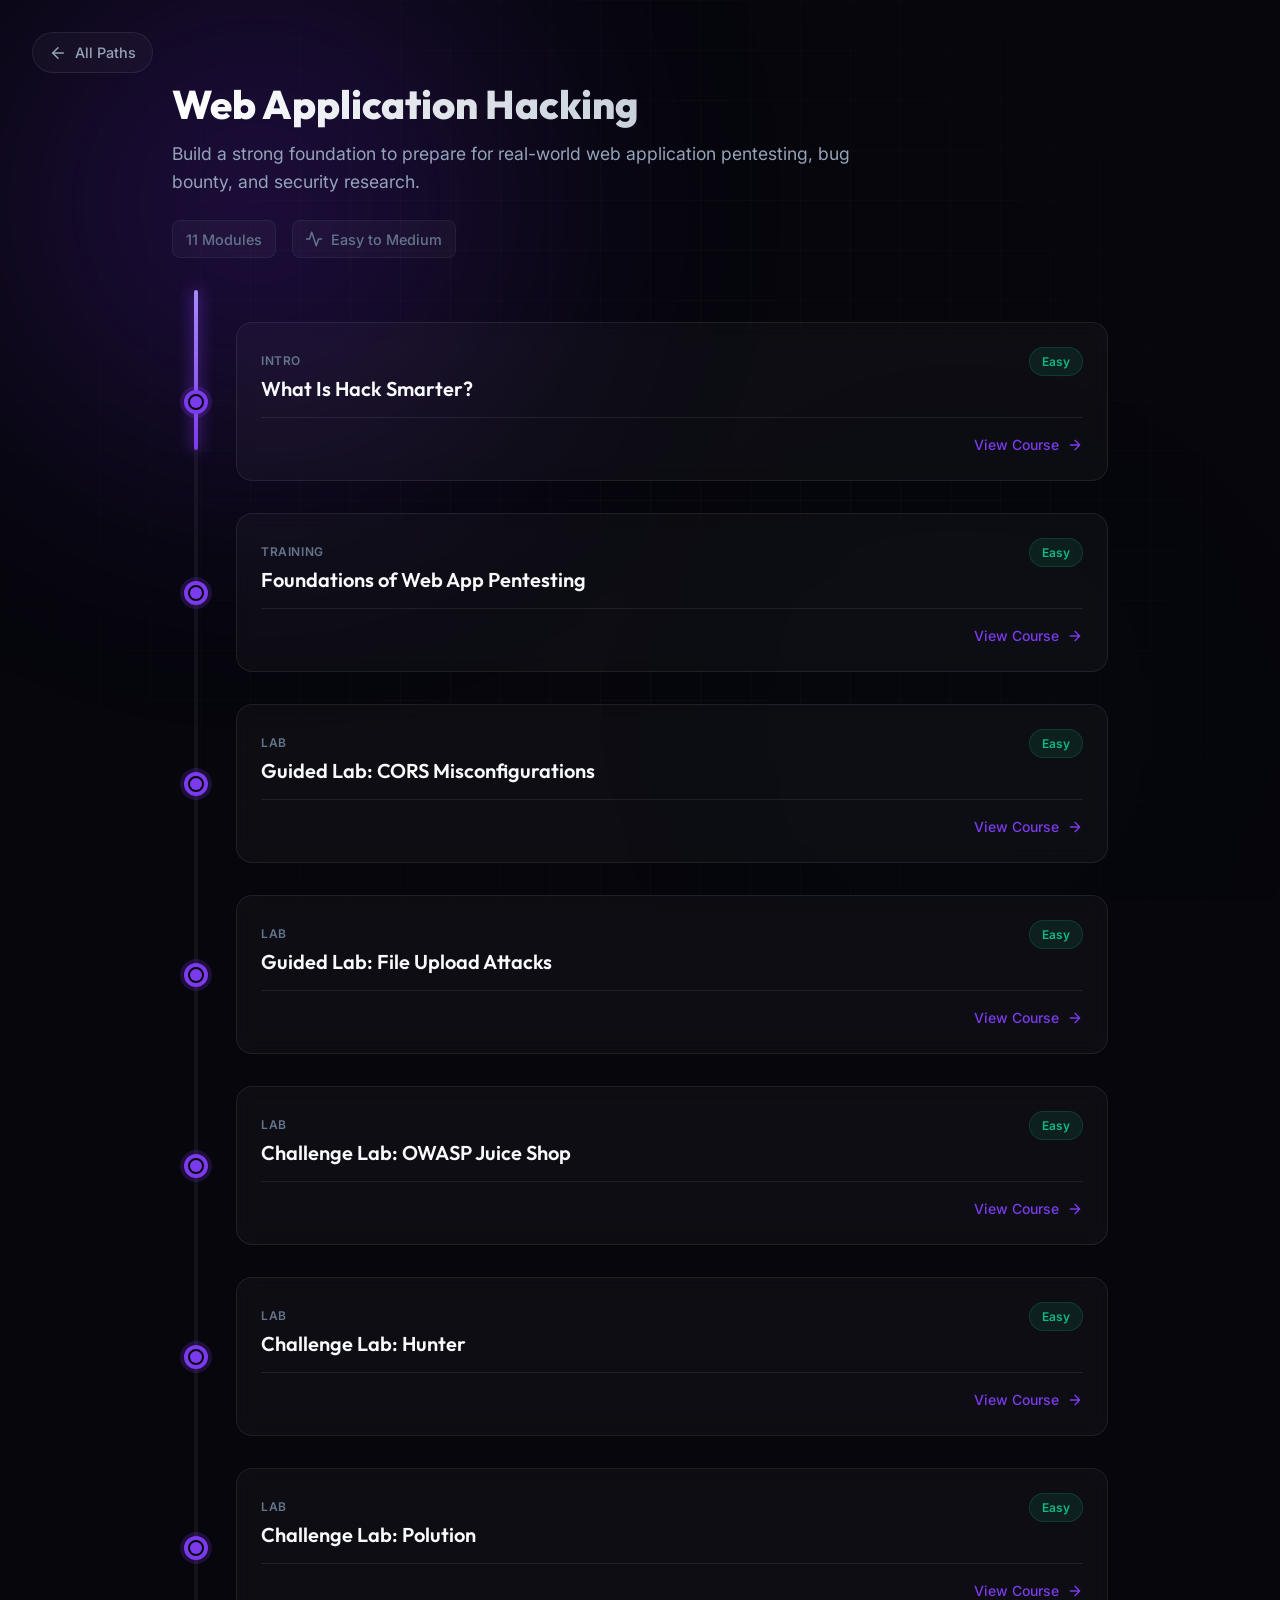
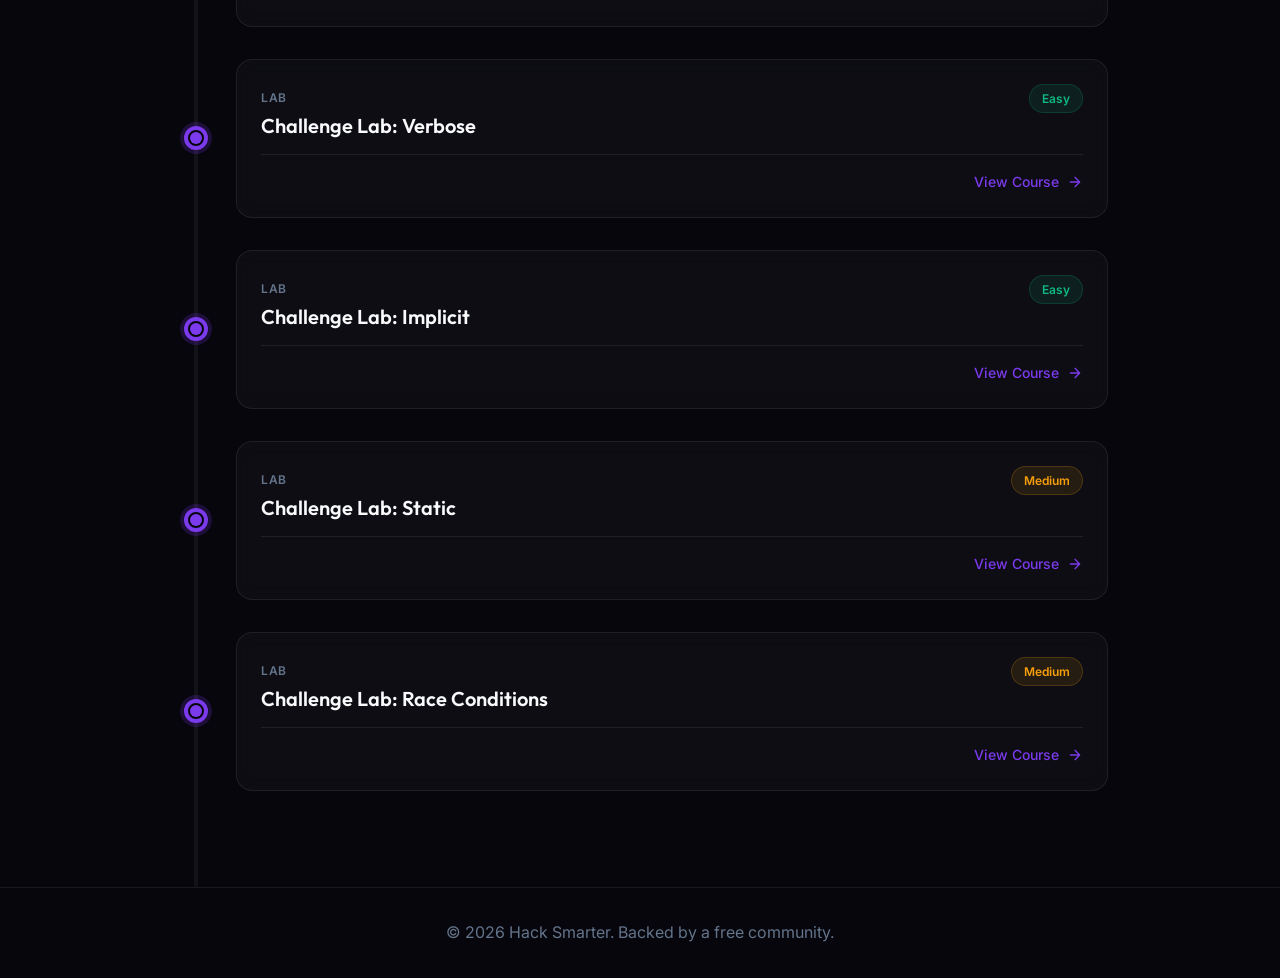
<file: web-app-hacking/index.html>
<!DOCTYPE html>
<html lang="en">
<head>
    <meta charset="UTF-8">
    <meta name="viewport" content="width=device-width, initial-scale=1.0">
    <title>Web Application Hacking | Hack Smarter Paths</title>
    <meta name="description" content="Build a strong foundation for web application pentesting, bug bounty, and security research.">
    <meta name="darkreader-lock">
    <link rel="preconnect" href="https://fonts.googleapis.com">
    <link rel="preconnect" href="https://fonts.gstatic.com" crossorigin>
    <link href="https://fonts.googleapis.com/css2?family=Inter:wght@300;400;500;600;700&family=Outfit:wght@400;500;600;700;800&display=swap" rel="stylesheet">
    <link rel="stylesheet" href="../style.css">
</head>
<body data-path-id="web-app-hacking">
    <div class="background-elements">
        <div class="glow-orb orb-1"></div>
        <div class="glow-orb orb-2"></div>
        <div class="grid-overlay"></div>
    </div>

    <nav class="top-nav">
        <a href="/" class="return-btn">
            <svg width="18" height="18" viewBox="0 0 24 24" fill="none" stroke="currentColor" stroke-width="2" stroke-linecap="round" stroke-linejoin="round"><path d="m12 19-7-7 7-7"/><path d="M19 12H5"/></svg>
            All Paths
        </a>
    </nav>

    <header class="path-page-header" id="path-header"></header>

    <main class="container" id="path-content"></main>

    <footer>
        <div class="container">
            <p>&copy; <script>document.write(new Date().getFullYear())</script> Hack Smarter. Backed by a free community.</p>
        </div>
    </footer>

    <script src="../paths-data.js"></script>
    <script src="../path-page.js"></script>
</body>
</html>
</file>
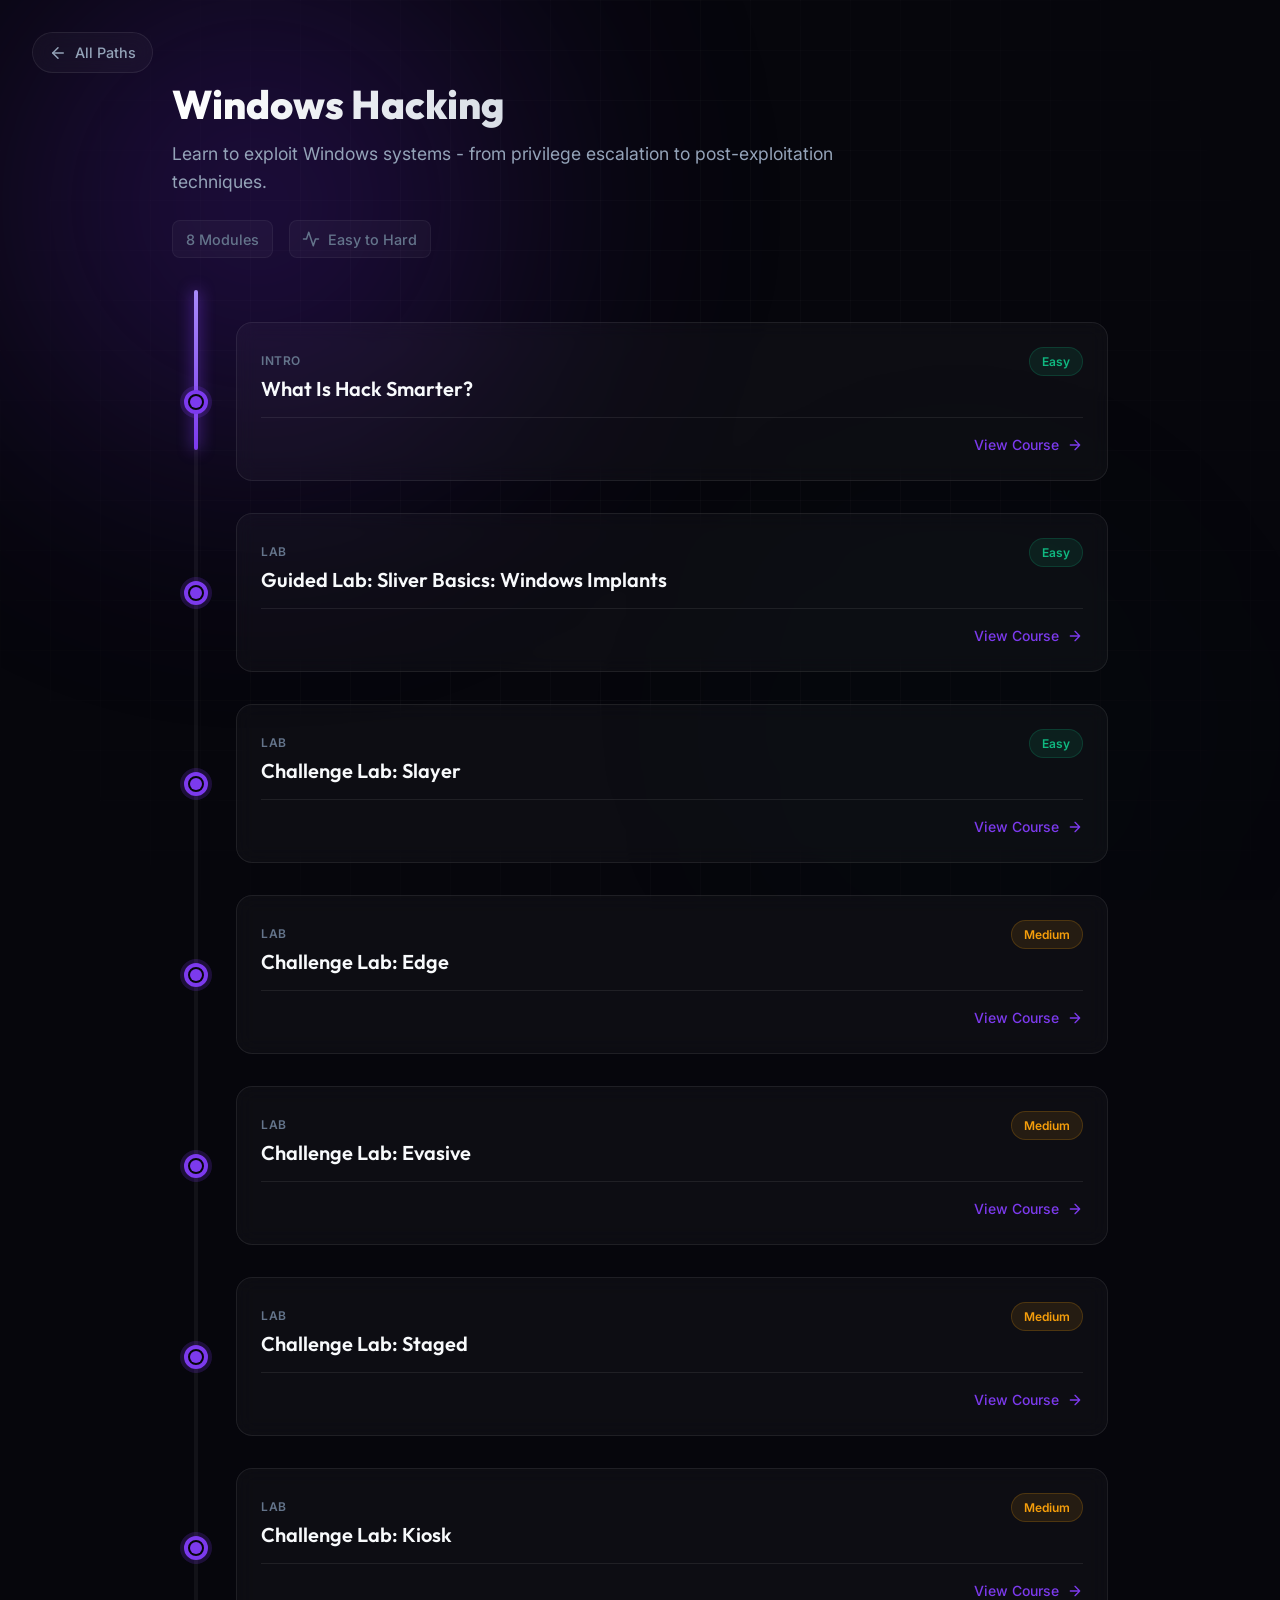
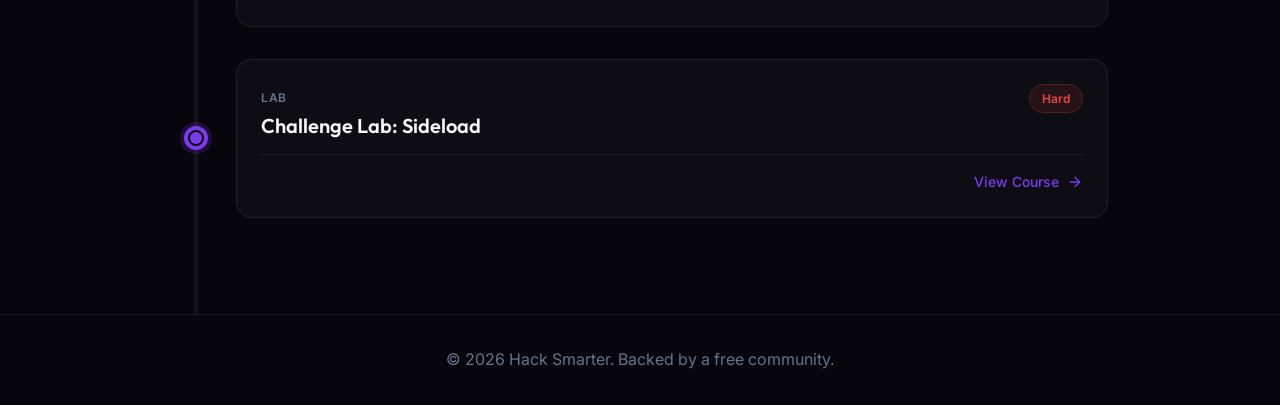
<file: windows-hacking/index.html>
<!DOCTYPE html>
<html lang="en">
<head>
    <meta charset="UTF-8">
    <meta name="viewport" content="width=device-width, initial-scale=1.0">
    <title>Windows Hacking | Hack Smarter Paths</title>
    <meta name="description" content="Learn to exploit Windows systems — privilege escalation, post-exploitation, and more.">
    <meta name="darkreader-lock">
    <link rel="preconnect" href="https://fonts.googleapis.com">
    <link rel="preconnect" href="https://fonts.gstatic.com" crossorigin>
    <link href="https://fonts.googleapis.com/css2?family=Inter:wght@300;400;500;600;700&family=Outfit:wght@400;500;600;700;800&display=swap" rel="stylesheet">
    <link rel="stylesheet" href="../style.css">
</head>
<body data-path-id="windows-hacking">
    <div class="background-elements">
        <div class="glow-orb orb-1"></div>
        <div class="glow-orb orb-2"></div>
        <div class="grid-overlay"></div>
    </div>

    <nav class="top-nav">
        <a href="/" class="return-btn">
            <svg width="18" height="18" viewBox="0 0 24 24" fill="none" stroke="currentColor" stroke-width="2" stroke-linecap="round" stroke-linejoin="round"><path d="m12 19-7-7 7-7"/><path d="M19 12H5"/></svg>
            All Paths
        </a>
    </nav>

    <header class="path-page-header" id="path-header"></header>

    <main class="container" id="path-content"></main>

    <footer>
        <div class="container">
            <p>&copy; <script>document.write(new Date().getFullYear())</script> Hack Smarter. Backed by a free community.</p>
        </div>
    </footer>

    <script src="../paths-data.js"></script>
    <script src="../path-page.js"></script>
</body>
</html>
</file>
<file: style.css>
:root {
    --bg-base: #06060c;
    --bg-surface: rgba(255, 255, 255, 0.03);
    --bg-surface-hover: rgba(255, 255, 255, 0.08);
    --border-color: rgba(255, 255, 255, 0.08);
    --brand-primary: #7c3aed;
    --brand-light: #a78bfa;
    --brand-dark: #5b21b6;
    
    --text-primary: #f8fafc;
    --text-secondary: #94a3b8;
    --text-muted: #64748b;
    
    --diff-easy: #10b981;
    --diff-medium: #f59e0b;
    --diff-hard: #ef4444;
    
    --font-sans: 'Inter', sans-serif;
    --font-heading: 'Outfit', sans-serif;
}

* {
    margin: 0;
    padding: 0;
    box-sizing: border-box;
}

body {
    font-family: var(--font-sans);
    background-color: var(--bg-base);
    color: var(--text-primary);
    line-height: 1.6;
    overflow-x: hidden;
    position: relative;
    min-height: 100vh;
}

html {
    scroll-behavior: smooth;
}

/* Background Effects */
.background-elements {
    position: fixed;
    top: 0;
    left: 0;
    width: 100vw;
    height: 100vh;
    z-index: -1;
    overflow: hidden;
    pointer-events: none;
}

.glow-orb {
    position: absolute;
    border-radius: 50%;
    filter: blur(120px);
    opacity: 0.4;
}

.orb-1 {
    top: -20%;
    left: -10%;
    width: 60vw;
    height: 60vw;
    background: radial-gradient(circle, var(--brand-dark) 0%, transparent 70%);
}

.orb-2 {
    bottom: -30%;
    right: -10%;
    width: 70vw;
    height: 70vw;
    background: radial-gradient(circle, rgba(16, 185, 129, 0.05) 0%, transparent 70%);
}

.grid-overlay {
    position: absolute;
    inset: 0;
    background-image: 
        linear-gradient(rgba(255, 255, 255, 0.02) 1px, transparent 1px),
        linear-gradient(90deg, rgba(255, 255, 255, 0.02) 1px, transparent 1px);
    background-size: 50px 50px;
    mask-image: radial-gradient(circle at center, black 40%, transparent 100%);
    -webkit-mask-image: radial-gradient(circle at center, black 40%, transparent 100%);
}

/* Typography & General Classes */
.container {
    max-width: 1000px;
    margin: 0 auto;
    padding: 0 2rem;
}

h1, h2, h3, h4, h5 {
    font-family: var(--font-heading);
    line-height: 1.2;
}

/* Top Navigation */
.top-nav {
    position: absolute;
    top: 2rem;
    left: 2rem;
    z-index: 100;
}

.return-btn {
    display: inline-flex;
    align-items: center;
    gap: 0.5rem;
    color: var(--text-secondary);
    text-decoration: none;
    font-size: 0.9rem;
    font-weight: 500;
    transition: all 0.3s ease;
    padding: 0.5rem 1rem;
    border-radius: 9999px;
    background: rgba(255, 255, 255, 0.03);
    border: 1px solid var(--border-color);
    backdrop-filter: blur(10px);
}

.return-btn:hover {
    color: var(--text-primary);
    background: rgba(255, 255, 255, 0.08);
    border-color: rgba(255, 255, 255, 0.15);
    transform: translateX(-4px);
}

/* Header */
.header {
    padding: 5rem 0 2rem;
    text-align: center;
}

.logo-text {
    font-size: 2.5rem;
    font-weight: 800;
    letter-spacing: -0.02em;
    margin-bottom: 0.5rem;
    display: inline-flex;
    align-items: center;
    gap: 0.75rem;
}

.badge {
    font-size: 0.8rem;
    padding: 0.2rem 0.6rem;
    background: rgba(124, 58, 237, 0.2);
    color: var(--brand-light);
    border: 1px solid rgba(124, 58, 237, 0.4);
    border-radius: 9999px;
    letter-spacing: 0.05em;
    text-transform: uppercase;
    transform: translateY(-5px);
}

.header .subtitle {
    color: var(--text-secondary);
    font-size: 1.1rem;
    max-width: 600px;
    margin: 0 auto;
}

/* ============================================
   LANDING PAGE — Path Bubbles / Cards Grid
   ============================================ */

.paths-grid {
    display: grid;
    grid-template-columns: repeat(auto-fit, minmax(280px, 1fr));
    gap: 1.25rem;
    padding: 2rem 0 4rem;
}

.path-card {
    position: relative;
    display: flex;
    flex-direction: column;
    align-items: flex-start;
    padding: 1.75rem;
    background: rgba(255, 255, 255, 0.03);
    border: 1px solid var(--border-color);
    border-radius: 1.25rem;
    text-decoration: none;
    color: var(--text-primary);
    cursor: pointer;
    transition: all 0.4s cubic-bezier(0.4, 0, 0.2, 1);
    overflow: hidden;
    backdrop-filter: blur(12px);
    opacity: 0;
    transform: translateY(24px);
    animation: cardFadeIn 0.5s cubic-bezier(0.2, 0.8, 0.2, 1) forwards;
}

.path-card:nth-child(1) { animation-delay: 0.08s; }
.path-card:nth-child(2) { animation-delay: 0.16s; }
.path-card:nth-child(3) { animation-delay: 0.24s; }
.path-card:nth-child(4) { animation-delay: 0.32s; }
.path-card:nth-child(5) { animation-delay: 0.40s; }
.path-card:nth-child(6) { animation-delay: 0.48s; }
.path-card:nth-child(7) { animation-delay: 0.56s; }

@keyframes cardFadeIn {
    to {
        opacity: 1;
        transform: translateY(0);
    }
}

/* Glow accent line at top */
.path-card::before {
    content: '';
    position: absolute;
    top: 0;
    left: 0;
    right: 0;
    height: 3px;
    background: var(--card-accent, var(--brand-primary));
    opacity: 0.6;
    transition: opacity 0.3s ease;
}

/* Subtle radial glow on hover */
.path-card::after {
    content: '';
    position: absolute;
    top: -40%;
    left: -40%;
    width: 180%;
    height: 180%;
    background: radial-gradient(circle at 50% 50%, var(--card-accent, var(--brand-primary)), transparent 70%);
    opacity: 0;
    transition: opacity 0.4s ease;
    pointer-events: none;
    z-index: 0;
}

.path-card:hover {
    transform: translateY(-6px);
    border-color: var(--card-accent, var(--brand-primary));
    box-shadow: 0 20px 50px -15px rgba(0, 0, 0, 0.5);
}

.path-card:hover::before {
    opacity: 1;
}

.path-card:hover::after {
    opacity: 0.06;
}

.path-card > * {
    position: relative;
    z-index: 1;
}

/* Icon bubble */
.card-icon {
    width: 48px;
    height: 48px;
    display: flex;
    align-items: center;
    justify-content: center;
    border-radius: 14px;
    margin-bottom: 1.25rem;
    color: var(--card-accent, var(--brand-primary));
    background: rgba(255, 255, 255, 0.04);
    border: 1px solid rgba(255, 255, 255, 0.06);
    transition: all 0.3s ease;
}

.path-card:hover .card-icon {
    background: rgba(255, 255, 255, 0.08);
    transform: scale(1.05);
    box-shadow: 0 0 20px rgba(124, 58, 237, 0.15);
}

.card-title {
    font-size: 1.2rem;
    font-weight: 700;
    margin-bottom: 0.5rem;
    transition: color 0.3s ease;
}

.path-card:hover .card-title {
    color: var(--card-accent-light, var(--brand-light));
}

.card-desc {
    color: var(--text-secondary);
    font-size: 0.875rem;
    margin-bottom: 1.25rem;
    flex-grow: 1;
    line-height: 1.5;
}

/* Card meta pills */
.card-meta {
    display: flex;
    gap: 0.5rem;
    flex-wrap: wrap;
}

.meta-pill {
    display: inline-flex;
    align-items: center;
    gap: 0.35rem;
    font-size: 0.75rem;
    font-weight: 500;
    color: var(--text-muted);
    background: rgba(255, 255, 255, 0.04);
    border: 1px solid rgba(255, 255, 255, 0.06);
    padding: 0.3rem 0.65rem;
    border-radius: 9999px;
    transition: all 0.3s ease;
}

.path-card:hover .meta-pill {
    background: rgba(255, 255, 255, 0.06);
    border-color: rgba(255, 255, 255, 0.1);
    color: var(--text-secondary);
}

/* Arrow indicator */
.card-arrow {
    position: absolute;
    bottom: 1.75rem;
    right: 1.75rem;
    width: 32px;
    height: 32px;
    display: flex;
    align-items: center;
    justify-content: center;
    border-radius: 50%;
    background: rgba(255, 255, 255, 0.04);
    color: var(--text-muted);
    transition: all 0.3s ease;
}

.path-card:hover .card-arrow {
    background: var(--card-accent, var(--brand-primary));
    color: #fff;
    transform: translateX(3px);
    box-shadow: 0 0 15px rgba(124, 58, 237, 0.3);
}


/* ============================================
   PATH PAGE — Header & Timeline
   ============================================ */

.path-page-header {
    padding: 5rem 0 2rem;
    text-align: left;
}

.path-page-header h1 {
    font-size: 2.5rem;
    font-weight: 800;
    margin-bottom: 0.75rem;
    background: linear-gradient(to right, #fff, var(--text-secondary));
    -webkit-background-clip: text;
    background-clip: text;
    -webkit-text-fill-color: transparent;
}

.path-page-header p {
    color: var(--text-secondary);
    font-size: 1.1rem;
    max-width: 700px;
    margin-bottom: 1.5rem;
}

.path-page-stats {
    display: flex;
    gap: 1rem;
    flex-wrap: wrap;
}

.path-page-stats span {
    display: flex;
    align-items: center;
    gap: 0.5rem;
    color: var(--text-muted);
    font-weight: 500;
    background: rgba(255,255,255,0.03);
    padding: 0.4rem 0.8rem;
    border-radius: 0.5rem;
    border: 1px solid rgba(255,255,255,0.05);
    font-size: 0.9rem;
}

/* Timeline */
.timeline-container {
    position: relative;
    padding: 2rem 0 4rem 0;
}

.timeline-progress-bar {
    position: absolute;
    top: 0;
    bottom: 0;
    left: 24px;
    transform: translateX(-50%);
    width: 4px;
    background: rgba(255, 255, 255, 0.05);
    border-radius: 2px;
}

.timeline-progress-fill {
    position: absolute;
    top: 0;
    bottom: 100%;
    left: 0;
    width: 100%;
    background: linear-gradient(to bottom, var(--brand-light), var(--brand-primary));
    border-radius: 2px;
    box-shadow: 0 0 15px var(--brand-primary);
    transition: bottom 0.1s ease;
}

/* Timeline Cards */
.timeline-item {
    display: flex;
    justify-content: flex-start;
    padding-left: 48px;
    position: relative;
    margin-bottom: 2rem;
    width: 100%;
    opacity: 0;
    transform: translateY(30px);
    transition: opacity 0.6s cubic-bezier(0.2, 0.8, 0.2, 1), transform 0.6s cubic-bezier(0.2, 0.8, 0.2, 1);
}

.timeline-item.visible {
    opacity: 1;
    transform: translateY(0);
}

.timeline-dot {
    position: absolute;
    width: 24px;
    height: 24px;
    background-color: var(--bg-base);
    border: 4px solid var(--border-color);
    border-radius: 50%;
    left: 24px;
    top: 50%;
    transform: translate(-50%, -50%);
    z-index: 2;
    transition: all 0.3s ease;
}

.timeline-dot::after {
    content: '';
    position: absolute;
    inset: 2px;
    background-color: var(--brand-primary);
    border-radius: 50%;
    opacity: 0;
    transition: opacity 0.3s ease;
}

.timeline-item.active .timeline-dot {
    border-color: var(--brand-primary);
    box-shadow: 0 0 0 4px rgba(124, 58, 237, 0.2);
}

.timeline-item.active .timeline-dot::after {
    opacity: 1;
}

.timeline-content {
    width: 100%;
    margin-left: 1rem;
    background: var(--bg-surface);
    border: 1px solid var(--border-color);
    border-radius: 1rem;
    padding: 1.5rem;
    backdrop-filter: blur(10px);
    transition: all 0.3s cubic-bezier(0.4, 0, 0.2, 1);
    position: relative;
    cursor: default;
    text-decoration: none;
    display: block;
    color: var(--text-primary);
}

a.timeline-content:hover {
    transform: translateY(-5px) scale(1.02);
    transform-origin: left center;
    border-color: var(--brand-primary);
    background: var(--bg-surface-hover);
    box-shadow: 0 10px 30px -10px rgba(124, 58, 237, 0.3);
}

.content-header {
    display: flex;
    justify-content: space-between;
    align-items: flex-start;
    margin-bottom: 1rem;
    gap: 1rem;
}

.course-type {
    font-size: 0.75rem;
    text-transform: uppercase;
    letter-spacing: 0.05em;
    font-weight: 600;
    color: var(--text-muted);
}

h3.course-title {
    font-size: 1.25rem;
    font-weight: 600;
    margin-top: 0.25rem;
    color: var(--text-primary);
    transition: color 0.3s ease;
}

a.timeline-content:hover h3.course-title {
    color: var(--brand-light);
}

.badge-difficulty {
    font-size: 0.75rem;
    font-weight: 600;
    padding: 0.25rem 0.75rem;
    border-radius: 9999px;
    background: rgba(255, 255, 255, 0.05);
}

.diff-easy { color: var(--diff-easy); background: rgba(16, 185, 129, 0.1); border: 1px solid rgba(16, 185, 129, 0.2); }
.diff-medium { color: var(--diff-medium); background: rgba(245, 158, 11, 0.1); border: 1px solid rgba(245, 158, 11, 0.2); }
.diff-hard { color: var(--diff-hard); background: rgba(239, 68, 68, 0.1); border: 1px solid rgba(239, 68, 68, 0.2); }

.content-footer {
    display: flex;
    justify-content: flex-end;
    margin-top: 1rem;
    border-top: 1px solid var(--border-color);
    padding-top: 1rem;
}

.action-link {
    display: inline-flex;
    align-items: center;
    gap: 0.5rem;
    font-size: 0.875rem;
    font-weight: 500;
    color: var(--brand-primary);
    transition: all 0.3s ease;
}

a.timeline-content:hover .action-link {
    color: var(--brand-light);
    transform: translateX(4px);
}

.missing-link {
    color: var(--text-muted);
    font-size: 0.875rem;
    font-style: italic;
}

/* Footer */
footer {
    text-align: center;
    padding: 2rem 0;
    border-top: 1px solid var(--border-color);
    color: var(--text-muted);
}

/* Responsive */
@media (max-width: 768px) {
    .top-nav {
        top: 1.5rem;
        left: 1.5rem;
    }

    .header {
        padding: 4.5rem 0 1.5rem;
    }

    .logo-text {
        font-size: 1.8rem;
    }

    .paths-grid {
        grid-template-columns: 1fr;
    }

    .path-page-header h1 {
        font-size: 1.8rem;
    }
}
</file>
